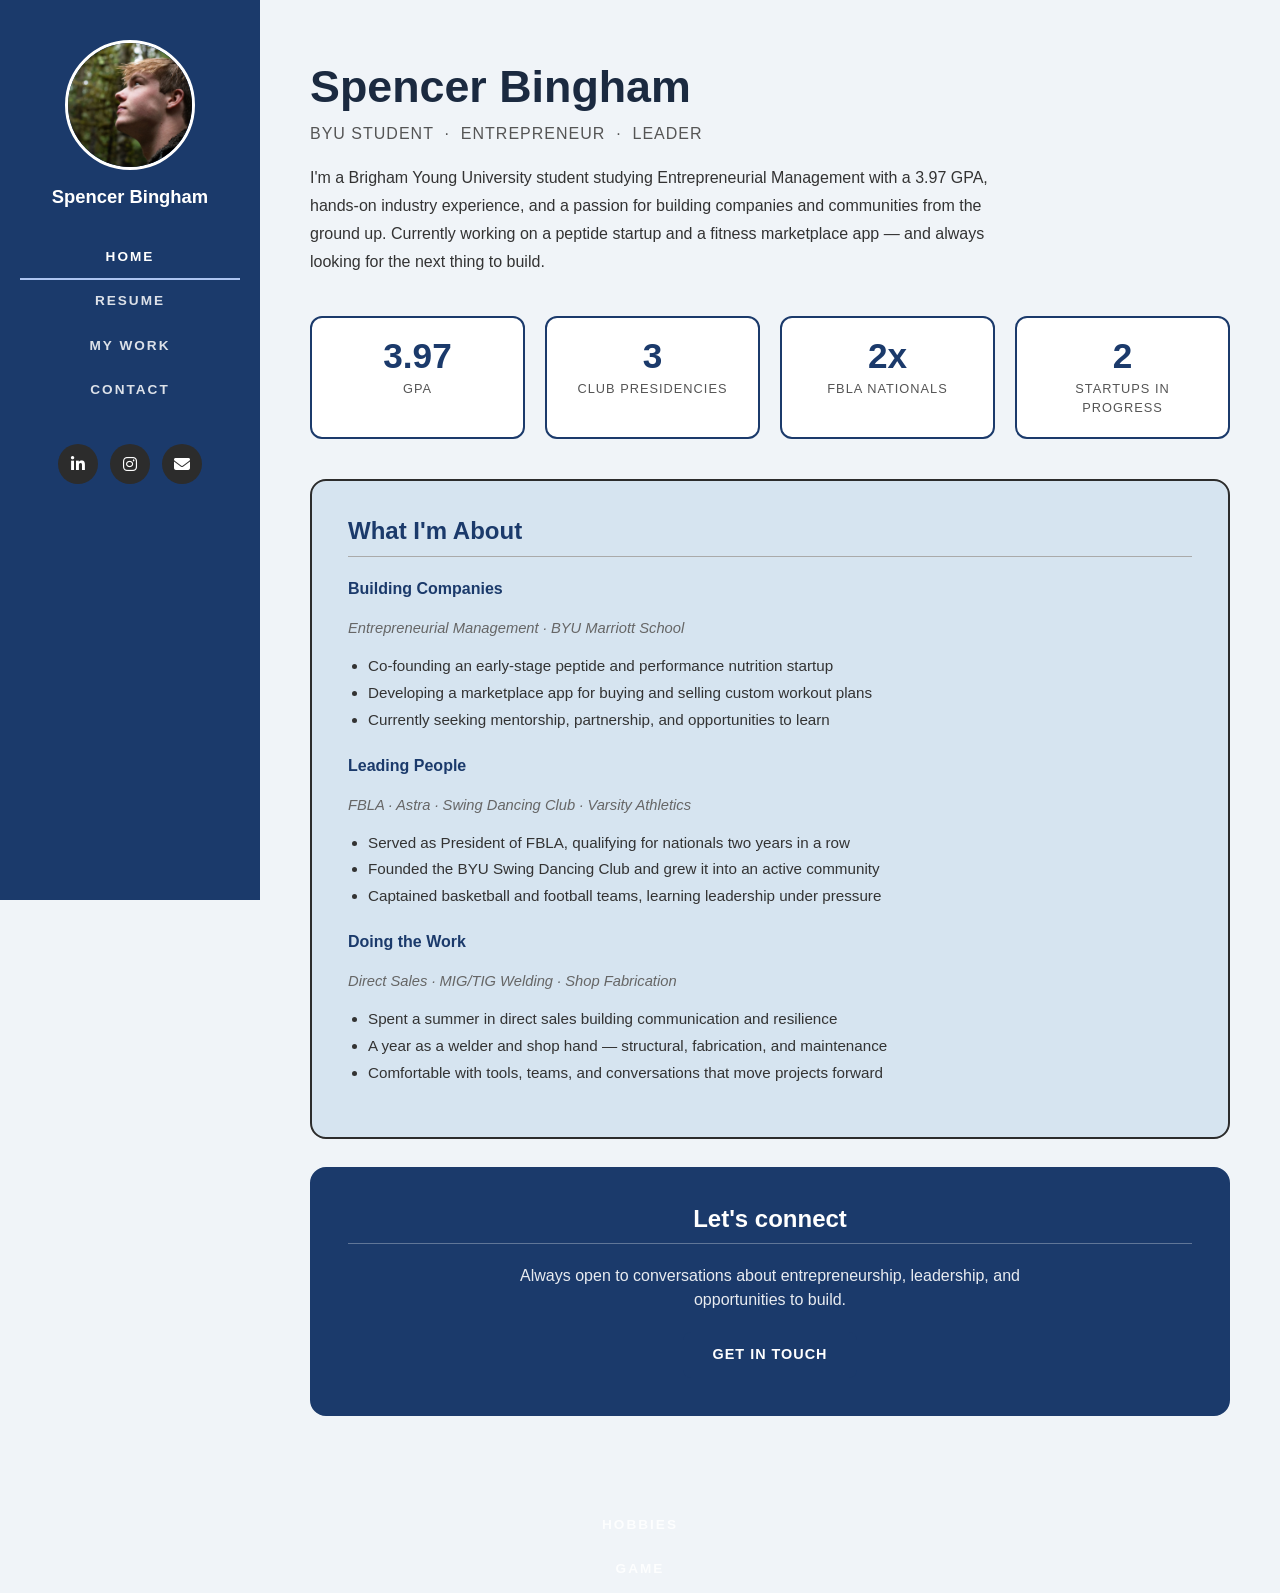
<file: index.html>
<!DOCTYPE html>
<html lang="en">
<head>
  <meta charset="UTF-8">
  <meta name="viewport" content="width=device-width, initial-scale=1.0">
  <title>Spencer Bingham — Home</title>

  <!-- Bootstrap 5 -->
  <link href="https://cdn.jsdelivr.net/npm/bootstrap@5.3.2/dist/css/bootstrap.min.css" rel="stylesheet">
  <!-- Font Awesome -->
  <link href="https://cdnjs.cloudflare.com/ajax/libs/font-awesome/6.4.2/css/all.min.css" rel="stylesheet">
  <!-- Custom Styles -->
  <link href="css/style.css" rel="stylesheet">
</head>
<body>

  <!-- ─── SIDEBAR ─── -->
  <div class="sidebar">
    <img src="images/photo.jpg" alt="Spencer Bingham"
         onerror="this.src='https://ui-avatars.com/api/?name=Spencer+Bingham&size=260&background=ffffff&color=1b3a6b&bold=true&font-size=0.4'">

    <h2>Spencer Bingham</h2>

    <nav class="sidebar-nav">
      <a href="./index.html"    class="sidebar-link active">HOME</a>
      <a href="resume.html"   class="sidebar-link">RESUME</a>
      <a href="projects.html" class="sidebar-link">MY WORK</a>
      <a href="contact.html"  class="sidebar-link">CONTACT</a>
    </nav>

    <div class="social-icons">
      <a href="https://www.linkedin.com/in/spencer-bingham-4770a2337/"
         target="_blank" rel="noopener" title="LinkedIn">
        <i class="fab fa-linkedin-in"></i>
      </a>
      <a href="https://www.instagram.com/spencer_bingham/"
         target="_blank" rel="noopener" title="Instagram">
        <i class="fab fa-instagram"></i>
      </a>
      <a href="mailto:spencerbingham5@gmail.com" title="Email">
        <i class="fas fa-envelope"></i>
      </a>
    </div>
  </div>

  <!-- ─── MAIN CONTENT ─── -->
  <div class="main-content">

    <section class="page-header">
      <h1>Spencer Bingham</h1>
      <p class="tagline">BYU Student &nbsp;·&nbsp; Entrepreneur &nbsp;·&nbsp; Leader</p>
      <p>
        I'm a Brigham Young University student studying Entrepreneurial Management
        with a 3.97 GPA, hands-on industry experience, and a passion for building
        companies and communities from the ground up. Currently working on a peptide
        startup and a fitness marketplace app — and always looking for the next
        thing to build.
      </p>
    </section>

    <!-- Stats -->
    <div class="stats-row">
      <div class="stat-box">
        <div class="stat-number">3.97</div>
        <div class="stat-label">GPA</div>
      </div>
      <div class="stat-box">
        <div class="stat-number">3</div>
        <div class="stat-label">Club Presidencies</div>
      </div>
      <div class="stat-box">
        <div class="stat-number">2x</div>
        <div class="stat-label">FBLA Nationals</div>
      </div>
      <div class="stat-box">
        <div class="stat-number">2</div>
        <div class="stat-label">Startups in Progress</div>
      </div>
    </div>

    <!-- Quick overview cards -->
    <div class="resume-card" style="margin-top: 40px;">
      <h3>What I'm About</h3>

      <div class="entry-block">
        <p><span class="entry-org">Building Companies</span></p>
        <p class="entry-role">Entrepreneurial Management · BYU Marriott School</p>
        <ul class="entry-bullets">
          <li>Co-founding an early-stage peptide and performance nutrition startup</li>
          <li>Developing a marketplace app for buying and selling custom workout plans</li>
          <li>Currently seeking mentorship, partnership, and opportunities to learn</li>
        </ul>
      </div>

      <div class="entry-block">
        <p><span class="entry-org">Leading People</span></p>
        <p class="entry-role">FBLA · Astra · Swing Dancing Club · Varsity Athletics</p>
        <ul class="entry-bullets">
          <li>Served as President of FBLA, qualifying for nationals two years in a row</li>
          <li>Founded the BYU Swing Dancing Club and grew it into an active community</li>
          <li>Captained basketball and football teams, learning leadership under pressure</li>
        </ul>
      </div>

      <div class="entry-block">
        <p><span class="entry-org">Doing the Work</span></p>
        <p class="entry-role">Direct Sales · MIG/TIG Welding · Shop Fabrication</p>
        <ul class="entry-bullets">
          <li>Spent a summer in direct sales building communication and resilience</li>
          <li>A year as a welder and shop hand — structural, fabrication, and maintenance</li>
          <li>Comfortable with tools, teams, and conversations that move projects forward</li>
        </ul>
      </div>
    </div>

    <!-- CTA -->
    <div class="resume-card" style="background: #1b3a6b; color: white; border-color: #1b3a6b; text-align: center;">
      <h3 style="color: white; border-bottom-color: rgba(255,255,255,0.3);">Let's connect</h3>
      <p style="color: rgba(255,255,255,0.9); max-width: 500px; margin: 0 auto 20px;">
        Always open to conversations about entrepreneurship, leadership, and opportunities to build.
      </p>
      <a href="contact.html" class="btn-submit" style="display: inline-block; text-decoration: none;">
        Get in Touch
      </a>
    </div>

  </div>

  <script src="https://cdn.jsdelivr.net/npm/bootstrap@5.3.2/dist/js/bootstrap.bundle.min.js"></script>
</body>
</html>
<a href="scratch.html"  class="sidebar-link">HOBBIES</a>
      <a href="snake.html"    class="sidebar-link">GAME</a>
</file>
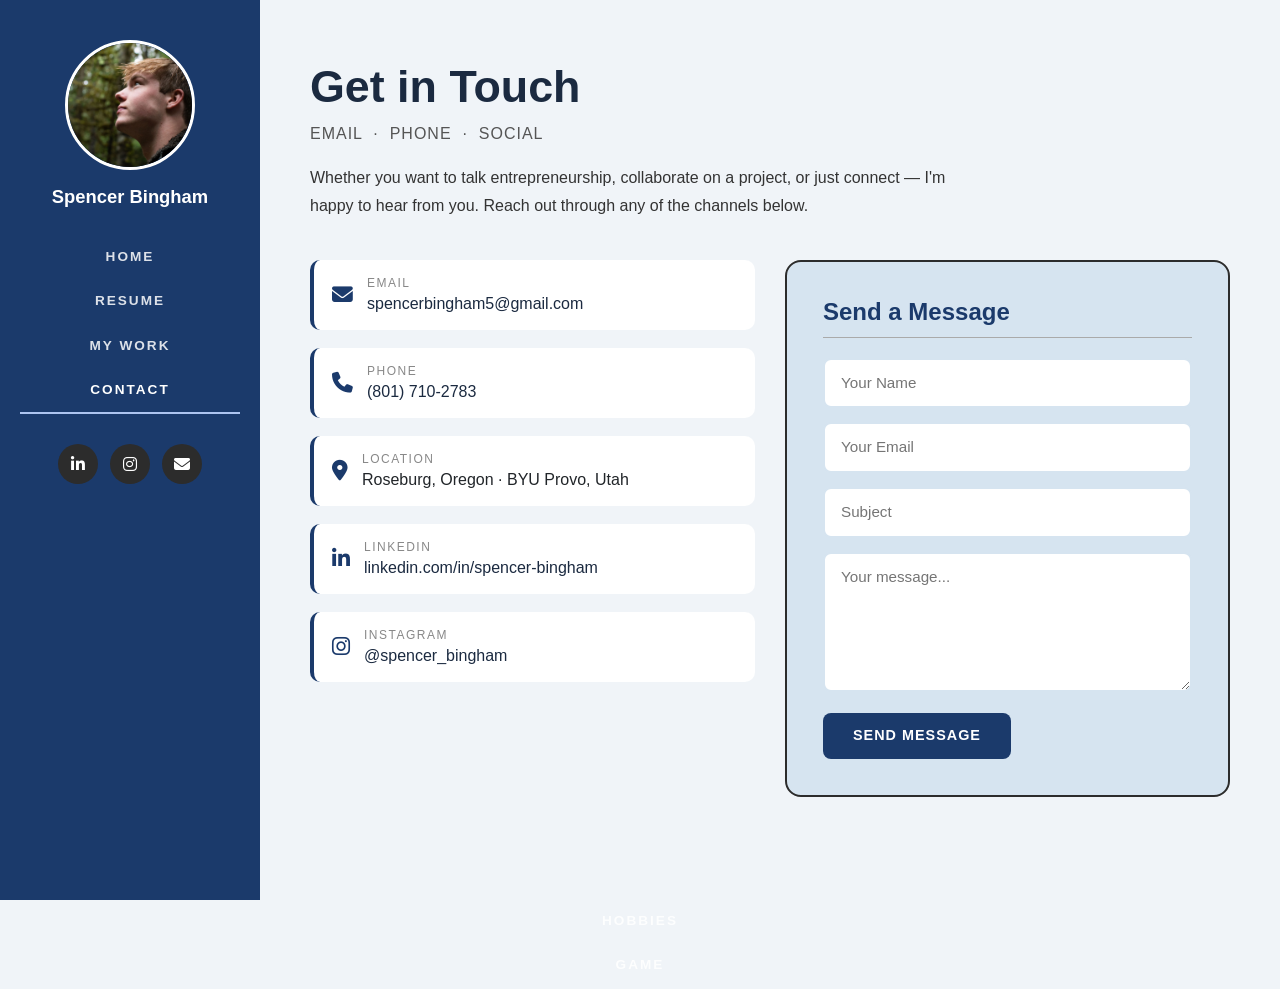
<file: contact.html>
<!DOCTYPE html>
<html lang="en">
<head>
  <meta charset="UTF-8">
  <meta name="viewport" content="width=device-width, initial-scale=1.0">
  <title>Spencer Bingham — Contact</title>

  <link href="https://cdn.jsdelivr.net/npm/bootstrap@5.3.2/dist/css/bootstrap.min.css" rel="stylesheet">
  <link href="https://cdnjs.cloudflare.com/ajax/libs/font-awesome/6.4.2/css/all.min.css" rel="stylesheet">
  <link href="css/style.css" rel="stylesheet">
</head>
<body>

  <!-- ─── SIDEBAR ─── -->
  <div class="sidebar">
    <img src="images/photo.jpg" alt="Spencer Bingham"
         onerror="this.src='https://ui-avatars.com/api/?name=Spencer+Bingham&size=260&background=ffffff&color=1b3a6b&bold=true&font-size=0.4'">

    <h2>Spencer Bingham</h2>

    <nav class="sidebar-nav">
      <a href="./index.html"    class="sidebar-link">HOME</a>
      <a href="resume.html"   class="sidebar-link">RESUME</a>
      <a href="projects.html" class="sidebar-link">MY WORK</a>
      <a href="contact.html"  class="sidebar-link active">CONTACT</a>
    </nav>

    <div class="social-icons">
      <a href="https://www.linkedin.com/in/spencer-bingham-4770a2337/"
         target="_blank" rel="noopener" title="LinkedIn">
        <i class="fab fa-linkedin-in"></i>
      </a>
      <a href="https://www.instagram.com/spencer_bingham/"
         target="_blank" rel="noopener" title="Instagram">
        <i class="fab fa-instagram"></i>
      </a>
      <a href="mailto:spencerbingham5@gmail.com" title="Email">
        <i class="fas fa-envelope"></i>
      </a>
    </div>
  </div>

  <!-- ─── MAIN CONTENT ─── -->
  <div class="main-content">

    <section class="page-header">
      <h1>Get in Touch</h1>
      <p class="tagline">Email &nbsp;·&nbsp; Phone &nbsp;·&nbsp; Social</p>
      <p>
        Whether you want to talk entrepreneurship, collaborate on a project, or just
        connect — I'm happy to hear from you. Reach out through any of the channels below.
      </p>
    </section>

    <div class="contact-grid">

      <!-- Left column: contact info -->
      <div>
        <div class="contact-info-item">
          <i class="fas fa-envelope"></i>
          <div>
            <div style="font-size: 0.75rem; letter-spacing: 1.5px; color: #888; text-transform: uppercase;">Email</div>
            <a href="mailto:spencerbingham5@gmail.com">spencerbingham5@gmail.com</a>
          </div>
        </div>

        <div class="contact-info-item">
          <i class="fas fa-phone"></i>
          <div>
            <div style="font-size: 0.75rem; letter-spacing: 1.5px; color: #888; text-transform: uppercase;">Phone</div>
            <a href="tel:+18017102783">(801) 710-2783</a>
          </div>
        </div>

        <div class="contact-info-item">
          <i class="fas fa-map-marker-alt"></i>
          <div>
            <div style="font-size: 0.75rem; letter-spacing: 1.5px; color: #888; text-transform: uppercase;">Location</div>
            <span>Roseburg, Oregon · BYU Provo, Utah</span>
          </div>
        </div>

        <div class="contact-info-item">
          <i class="fab fa-linkedin-in"></i>
          <div>
            <div style="font-size: 0.75rem; letter-spacing: 1.5px; color: #888; text-transform: uppercase;">LinkedIn</div>
            <a href="https://www.linkedin.com/in/spencer-bingham-4770a2337/" target="_blank" rel="noopener">
              linkedin.com/in/spencer-bingham
            </a>
          </div>
        </div>

        <div class="contact-info-item">
          <i class="fab fa-instagram"></i>
          <div>
            <div style="font-size: 0.75rem; letter-spacing: 1.5px; color: #888; text-transform: uppercase;">Instagram</div>
            <a href="https://www.instagram.com/spencer_bingham/" target="_blank" rel="noopener">
              @spencer_bingham
            </a>
          </div>
        </div>
      </div>

      <!-- Right column: message form -->
      <div class="resume-card" style="margin-bottom: 0;">
        <h3>Send a Message</h3>
        <div class="contact-form">
          <input type="text" placeholder="Your Name" aria-label="Your Name">
          <input type="email" placeholder="Your Email" aria-label="Your Email">
          <input type="text" placeholder="Subject" aria-label="Subject">
          <textarea placeholder="Your message..." aria-label="Your message"></textarea>
          <button type="button" class="btn-submit"
                  onclick="alert('Thanks for reaching out! Please email spencerbingham5@gmail.com directly for now.');">
            Send Message
          </button>
        </div>
      </div>

    </div>

  </div>

  <script src="https://cdn.jsdelivr.net/npm/bootstrap@5.3.2/dist/js/bootstrap.bundle.min.js"></script>
</body>
</html>
<a href="scratch.html"  class="sidebar-link">HOBBIES</a>
      <a href="snake.html"    class="sidebar-link">GAME</a>
</file>
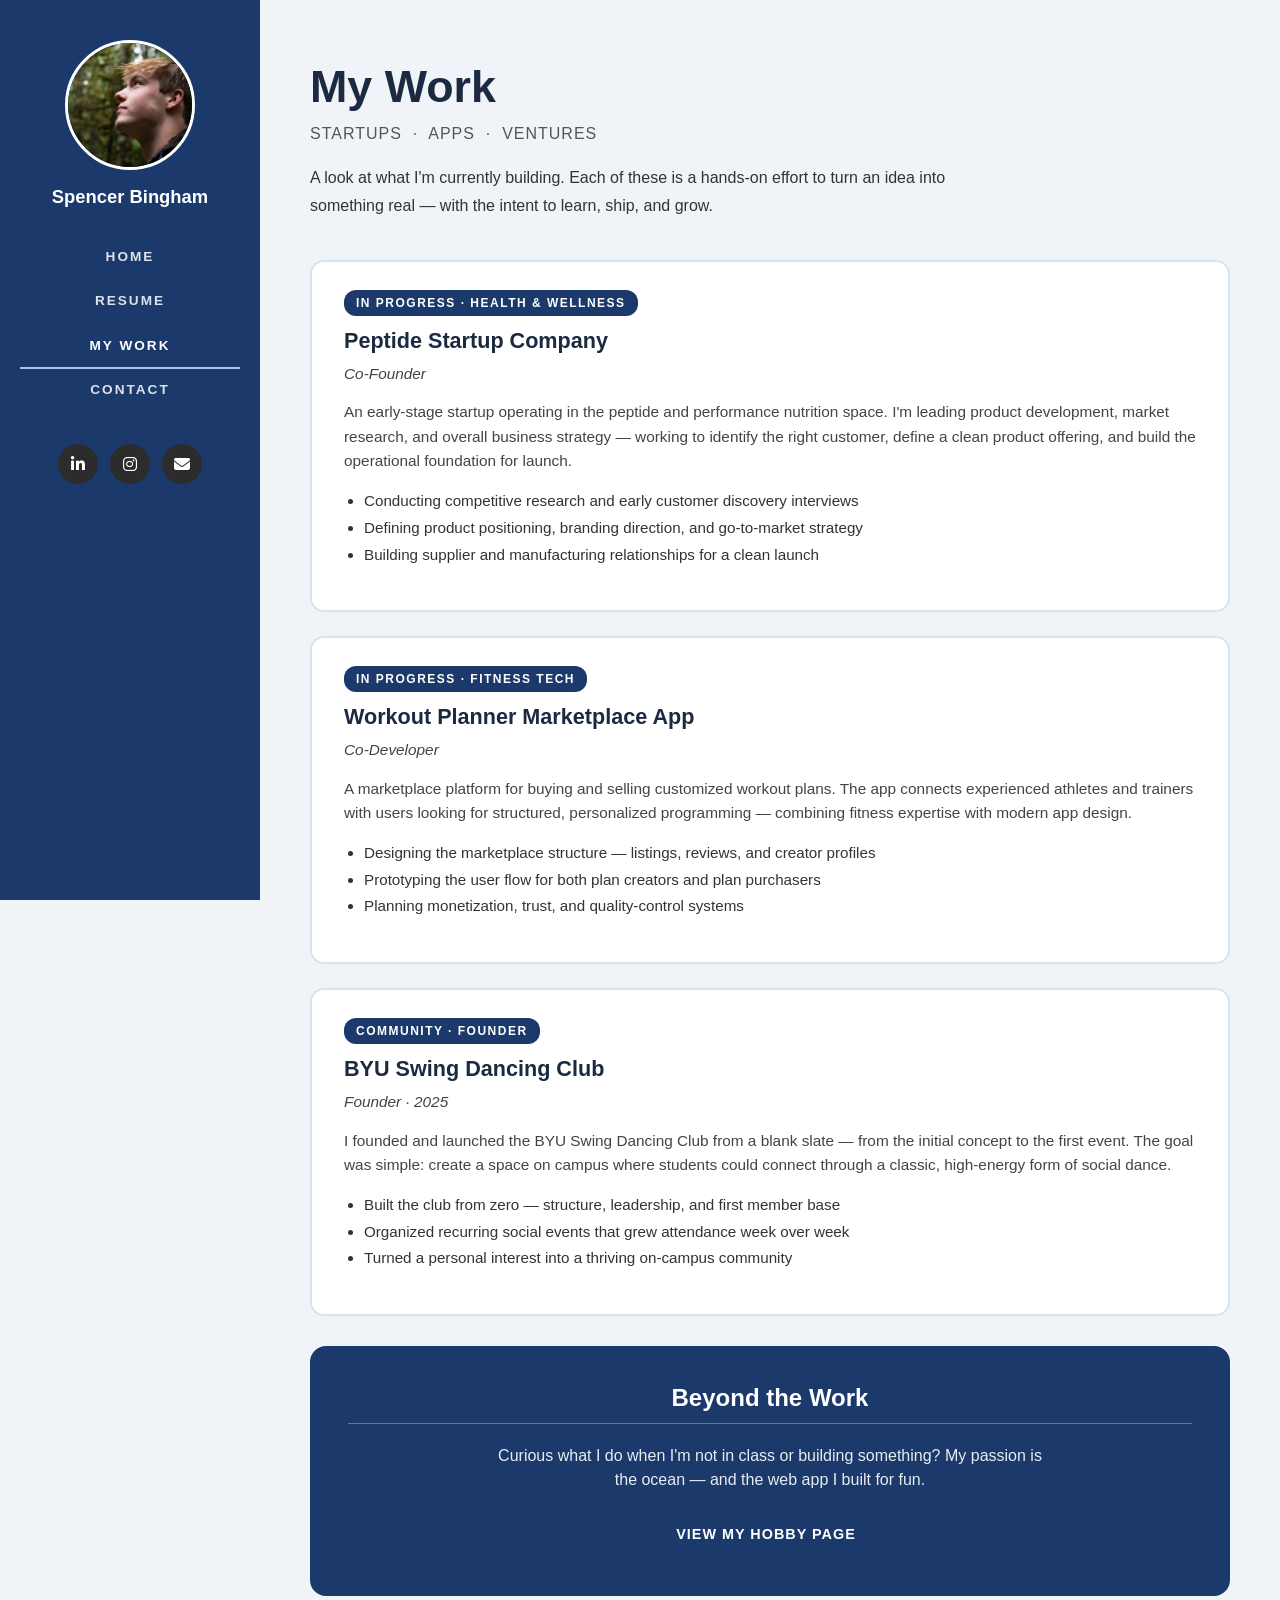
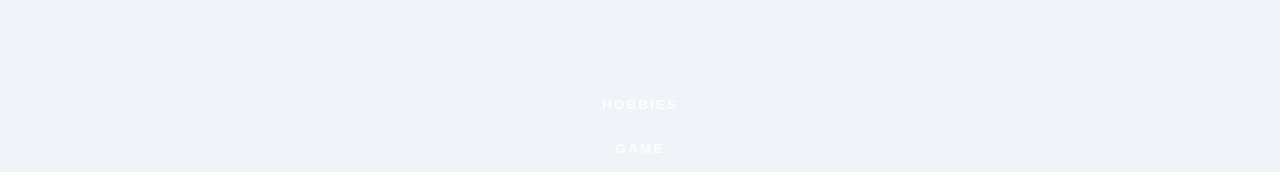
<file: projects.html>
<!DOCTYPE html>
<html lang="en">
<head>
  <meta charset="UTF-8">
  <meta name="viewport" content="width=device-width, initial-scale=1.0">
  <title>Spencer Bingham — My Work</title>

  <link href="https://cdn.jsdelivr.net/npm/bootstrap@5.3.2/dist/css/bootstrap.min.css" rel="stylesheet">
  <link href="https://cdnjs.cloudflare.com/ajax/libs/font-awesome/6.4.2/css/all.min.css" rel="stylesheet">
  <link href="css/style.css" rel="stylesheet">
</head>
<body>

  <!-- ─── SIDEBAR ─── -->
  <div class="sidebar">
    <img src="images/photo.jpg" alt="Spencer Bingham"
         onerror="this.src='https://ui-avatars.com/api/?name=Spencer+Bingham&size=260&background=ffffff&color=1b3a6b&bold=true&font-size=0.4'">

    <h2>Spencer Bingham</h2>

    <nav class="sidebar-nav">
      <a href="./index.html"    class="sidebar-link">HOME</a>
      <a href="resume.html"   class="sidebar-link">RESUME</a>
      <a href="projects.html" class="sidebar-link active">MY WORK</a>
      <a href="contact.html"  class="sidebar-link">CONTACT</a>
    </nav>

    <div class="social-icons">
      <a href="https://www.linkedin.com/in/spencer-bingham-4770a2337/"
         target="_blank" rel="noopener" title="LinkedIn">
        <i class="fab fa-linkedin-in"></i>
      </a>
      <a href="https://www.instagram.com/spencer_bingham/"
         target="_blank" rel="noopener" title="Instagram">
        <i class="fab fa-instagram"></i>
      </a>
      <a href="mailto:spencerbingham5@gmail.com" title="Email">
        <i class="fas fa-envelope"></i>
      </a>
    </div>
  </div>

  <!-- ─── MAIN CONTENT ─── -->
  <div class="main-content">

    <section class="page-header">
      <h1>My Work</h1>
      <p class="tagline">Startups &nbsp;·&nbsp; Apps &nbsp;·&nbsp; Ventures</p>
      <p>
        A look at what I'm currently building. Each of these is a hands-on effort to turn
        an idea into something real — with the intent to learn, ship, and grow.
      </p>
    </section>

    <!-- Project 1 -->
    <div class="project-card">
      <div class="project-body">
        <span class="project-badge">In Progress · Health &amp; Wellness</span>
        <h4>Peptide Startup Company</h4>
        <p class="entry-role" style="margin-bottom: 14px;">Co-Founder</p>
        <p>
          An early-stage startup operating in the peptide and performance nutrition space.
          I'm leading product development, market research, and overall business strategy —
          working to identify the right customer, define a clean product offering, and build
          the operational foundation for launch.
        </p>
        <ul class="entry-bullets" style="margin-top: 14px;">
          <li>Conducting competitive research and early customer discovery interviews</li>
          <li>Defining product positioning, branding direction, and go-to-market strategy</li>
          <li>Building supplier and manufacturing relationships for a clean launch</li>
        </ul>
      </div>
    </div>

    <!-- Project 2 -->
    <div class="project-card">
      <div class="project-body">
        <span class="project-badge">In Progress · Fitness Tech</span>
        <h4>Workout Planner Marketplace App</h4>
        <p class="entry-role" style="margin-bottom: 14px;">Co-Developer</p>
        <p>
          A marketplace platform for buying and selling customized workout plans. The app
          connects experienced athletes and trainers with users looking for structured,
          personalized programming — combining fitness expertise with modern app design.
        </p>
        <ul class="entry-bullets" style="margin-top: 14px;">
          <li>Designing the marketplace structure — listings, reviews, and creator profiles</li>
          <li>Prototyping the user flow for both plan creators and plan purchasers</li>
          <li>Planning monetization, trust, and quality-control systems</li>
        </ul>
      </div>
    </div>

    <!-- Project 3 -->
    <div class="project-card">
      <div class="project-body">
        <span class="project-badge">Community · Founder</span>
        <h4>BYU Swing Dancing Club</h4>
        <p class="entry-role" style="margin-bottom: 14px;">Founder · 2025</p>
        <p>
          I founded and launched the BYU Swing Dancing Club from a blank slate —
          from the initial concept to the first event. The goal was simple: create a
          space on campus where students could connect through a classic, high-energy
          form of social dance.
        </p>
        <ul class="entry-bullets" style="margin-top: 14px;">
          <li>Built the club from zero — structure, leadership, and first member base</li>
          <li>Organized recurring social events that grew attendance week over week</li>
          <li>Turned a personal interest into a thriving on-campus community</li>
        </ul>
      </div>
    </div>

    <!-- Explore more card — links to the scratch side -->
    <div class="resume-card" style="background: #1b3a6b; color: white; border-color: #1b3a6b; text-align: center; margin-top: 30px;">
      <h3 style="color: white; border-bottom-color: rgba(255,255,255,0.3);">Beyond the Work</h3>
      <p style="color: rgba(255,255,255,0.9); max-width: 560px; margin: 0 auto 20px;">
        Curious what I do when I'm not in class or building something? My passion is the ocean —
        and the web app I built for fun.
      </p>
      <a href="scratch.html" class="btn-submit" style="display: inline-block; text-decoration: none; margin-right: 8px;">
        View My Hobby Page
      </a>
    </div>

  </div>

  <script src="https://cdn.jsdelivr.net/npm/bootstrap@5.3.2/dist/js/bootstrap.bundle.min.js"></script>
</body>
</html>
<a href="scratch.html"  class="sidebar-link">HOBBIES</a>
      <a href="snake.html"    class="sidebar-link">GAME</a>
</file>
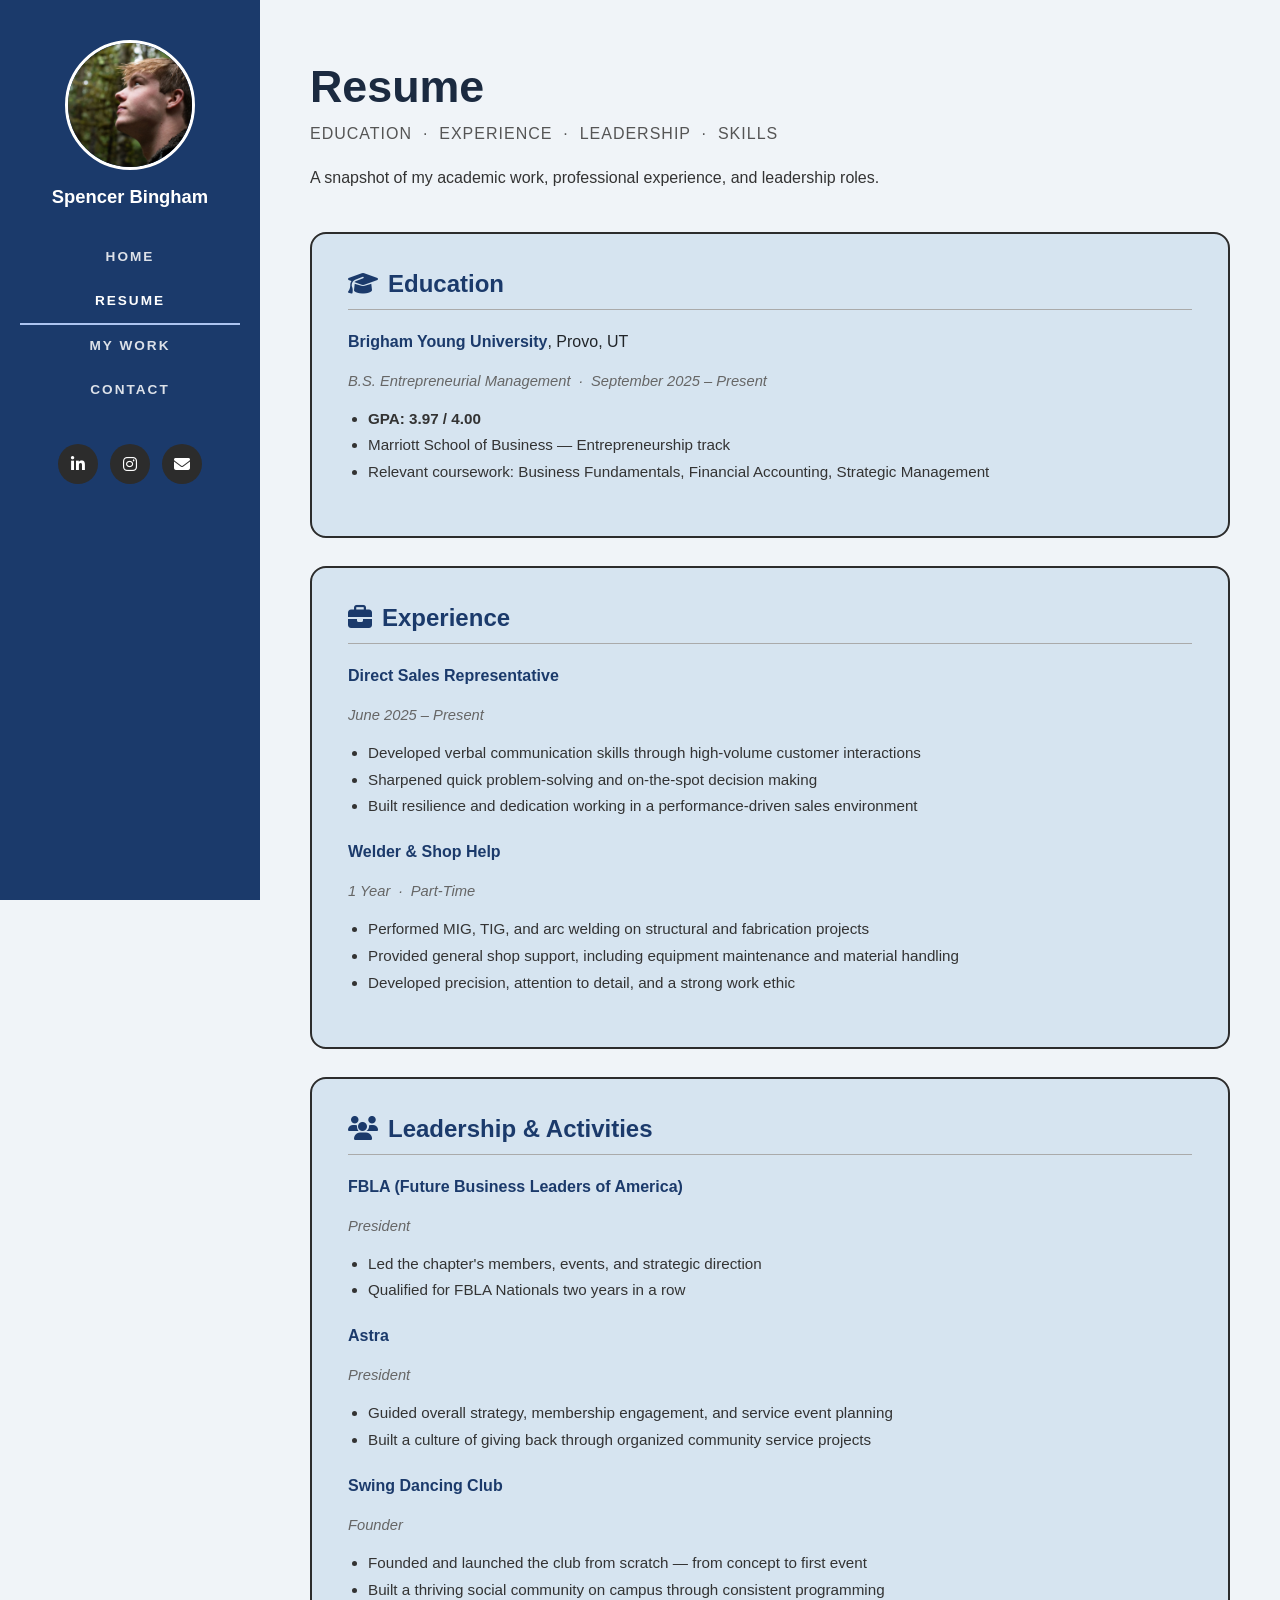
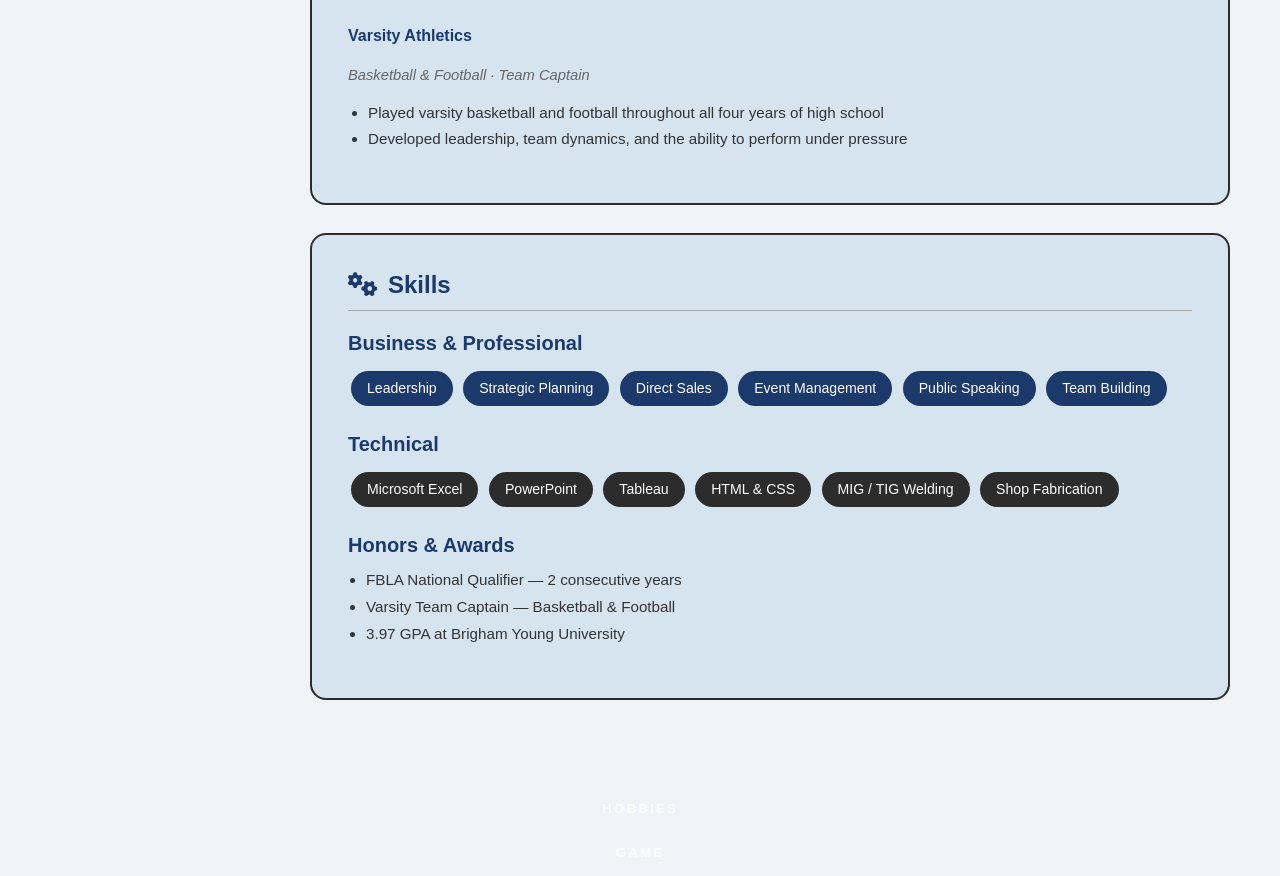
<file: resume.html>
<!DOCTYPE html>
<html lang="en">
<head>
  <meta charset="UTF-8">
  <meta name="viewport" content="width=device-width, initial-scale=1.0">
  <title>Spencer Bingham — Resume</title>

  <link href="https://cdn.jsdelivr.net/npm/bootstrap@5.3.2/dist/css/bootstrap.min.css" rel="stylesheet">
  <link href="https://cdnjs.cloudflare.com/ajax/libs/font-awesome/6.4.2/css/all.min.css" rel="stylesheet">
  <link href="css/style.css" rel="stylesheet">
</head>
<body>

  <!-- ─── SIDEBAR ─── -->
  <div class="sidebar">
    <img src="images/photo.jpg" alt="Spencer Bingham"
         onerror="this.src='https://ui-avatars.com/api/?name=Spencer+Bingham&size=260&background=ffffff&color=1b3a6b&bold=true&font-size=0.4'">

    <h2>Spencer Bingham</h2>

    <nav class="sidebar-nav">
      <a href="./index.html" class="sidebar-link">HOME
      </a>
      <a href="resume.html"   class="sidebar-link active">RESUME</a>
      <a href="projects.html" class="sidebar-link">MY WORK</a>
      <a href="contact.html"  class="sidebar-link">CONTACT</a>
    </nav>

    <div class="social-icons">
      <a href="https://www.linkedin.com/in/spencer-bingham-4770a2337/"
         target="_blank" rel="noopener" title="LinkedIn">
        <i class="fab fa-linkedin-in"></i>
      </a>
      <a href="https://www.instagram.com/spencer_bingham/"
         target="_blank" rel="noopener" title="Instagram">
        <i class="fab fa-instagram"></i>
      </a>
      <a href="mailto:spencerbingham5@gmail.com" title="Email">
        <i class="fas fa-envelope"></i>
      </a>
    </div>
  </div>

  <!-- ─── MAIN CONTENT ─── -->
  <div class="main-content">

    <section class="page-header">
      <h1>Resume</h1>
      <p class="tagline">Education &nbsp;·&nbsp; Experience &nbsp;·&nbsp; Leadership &nbsp;·&nbsp; Skills</p>
      <p>
        A snapshot of my academic work, professional experience, and leadership roles.
      </p>
    </section>

    <!-- Education -->
    <div class="resume-card">
      <h3><i class="fas fa-graduation-cap" style="margin-right: 10px;"></i>Education</h3>

      <div class="entry-block">
        <p><span class="entry-org">Brigham Young University</span>, Provo, UT</p>
        <p class="entry-role">B.S. Entrepreneurial Management &nbsp;·&nbsp; September 2025 – Present</p>
        <ul class="entry-bullets">
          <li><strong>GPA: 3.97 / 4.00</strong></li>
          <li>Marriott School of Business — Entrepreneurship track</li>
          <li>Relevant coursework: Business Fundamentals, Financial Accounting, Strategic Management</li>
        </ul>
      </div>
    </div>

    <!-- Experience -->
    <div class="resume-card">
      <h3><i class="fas fa-briefcase" style="margin-right: 10px;"></i>Experience</h3>

      <div class="entry-block">
        <p><span class="entry-org">Direct Sales Representative</span></p>
        <p class="entry-role">June 2025 – Present</p>
        <ul class="entry-bullets">
          <li>Developed verbal communication skills through high-volume customer interactions</li>
          <li>Sharpened quick problem-solving and on-the-spot decision making</li>
          <li>Built resilience and dedication working in a performance-driven sales environment</li>
        </ul>
      </div>

      <div class="entry-block">
        <p><span class="entry-org">Welder &amp; Shop Help</span></p>
        <p class="entry-role">1 Year &nbsp;·&nbsp; Part-Time</p>
        <ul class="entry-bullets">
          <li>Performed MIG, TIG, and arc welding on structural and fabrication projects</li>
          <li>Provided general shop support, including equipment maintenance and material handling</li>
          <li>Developed precision, attention to detail, and a strong work ethic</li>
        </ul>
      </div>
    </div>

    <!-- Leadership -->
    <div class="resume-card">
      <h3><i class="fas fa-users" style="margin-right: 10px;"></i>Leadership &amp; Activities</h3>

      <div class="entry-block">
        <p><span class="entry-org">FBLA (Future Business Leaders of America)</span></p>
        <p class="entry-role">President</p>
        <ul class="entry-bullets">
          <li>Led the chapter's members, events, and strategic direction</li>
          <li>Qualified for FBLA Nationals two years in a row</li>
        </ul>
      </div>

      <div class="entry-block">
        <p><span class="entry-org">Astra</span></p>
        <p class="entry-role">President</p>
        <ul class="entry-bullets">
          <li>Guided overall strategy, membership engagement, and service event planning</li>
          <li>Built a culture of giving back through organized community service projects</li>
        </ul>
      </div>

      <div class="entry-block">
        <p><span class="entry-org">Swing Dancing Club</span></p>
        <p class="entry-role">Founder</p>
        <ul class="entry-bullets">
          <li>Founded and launched the club from scratch — from concept to first event</li>
          <li>Built a thriving social community on campus through consistent programming</li>
        </ul>
      </div>

      <div class="entry-block">
        <p><span class="entry-org">Varsity Athletics</span></p>
        <p class="entry-role">Basketball &amp; Football · Team Captain</p>
        <ul class="entry-bullets">
          <li>Played varsity basketball and football throughout all four years of high school</li>
          <li>Developed leadership, team dynamics, and the ability to perform under pressure</li>
        </ul>
      </div>
    </div>

    <!-- Skills -->
    <div class="resume-card">
      <h3><i class="fas fa-cogs" style="margin-right: 10px;"></i>Skills</h3>

      <h5 style="color: #1b3a6b; margin-top: 6px; margin-bottom: 12px; font-weight: 700;">Business &amp; Professional</h5>
      <div>
        <span class="skill-tag">Leadership</span>
        <span class="skill-tag">Strategic Planning</span>
        <span class="skill-tag">Direct Sales</span>
        <span class="skill-tag">Event Management</span>
        <span class="skill-tag">Public Speaking</span>
        <span class="skill-tag">Team Building</span>
      </div>

      <h5 style="color: #1b3a6b; margin-top: 22px; margin-bottom: 12px; font-weight: 700;">Technical</h5>
      <div>
        <span class="skill-tag alt">Microsoft Excel</span>
        <span class="skill-tag alt">PowerPoint</span>
        <span class="skill-tag alt">Tableau</span>
        <span class="skill-tag alt">HTML &amp; CSS</span>
        <span class="skill-tag alt">MIG / TIG Welding</span>
        <span class="skill-tag alt">Shop Fabrication</span>
      </div>

      <h5 style="color: #1b3a6b; margin-top: 22px; margin-bottom: 12px; font-weight: 700;">Honors &amp; Awards</h5>
      <ul class="entry-bullets" style="padding-left: 18px;">
        <li>FBLA National Qualifier — 2 consecutive years</li>
        <li>Varsity Team Captain — Basketball &amp; Football</li>
        <li>3.97 GPA at Brigham Young University</li>
      </ul>
    </div>

  </div>

  <script src="https://cdn.jsdelivr.net/npm/bootstrap@5.3.2/dist/js/bootstrap.bundle.min.js"></script>
</body>
</html>
<a href="scratch.html"  class="sidebar-link">HOBBIES</a>
      <a href="snake.html"    class="sidebar-link">GAME</a>
</file>
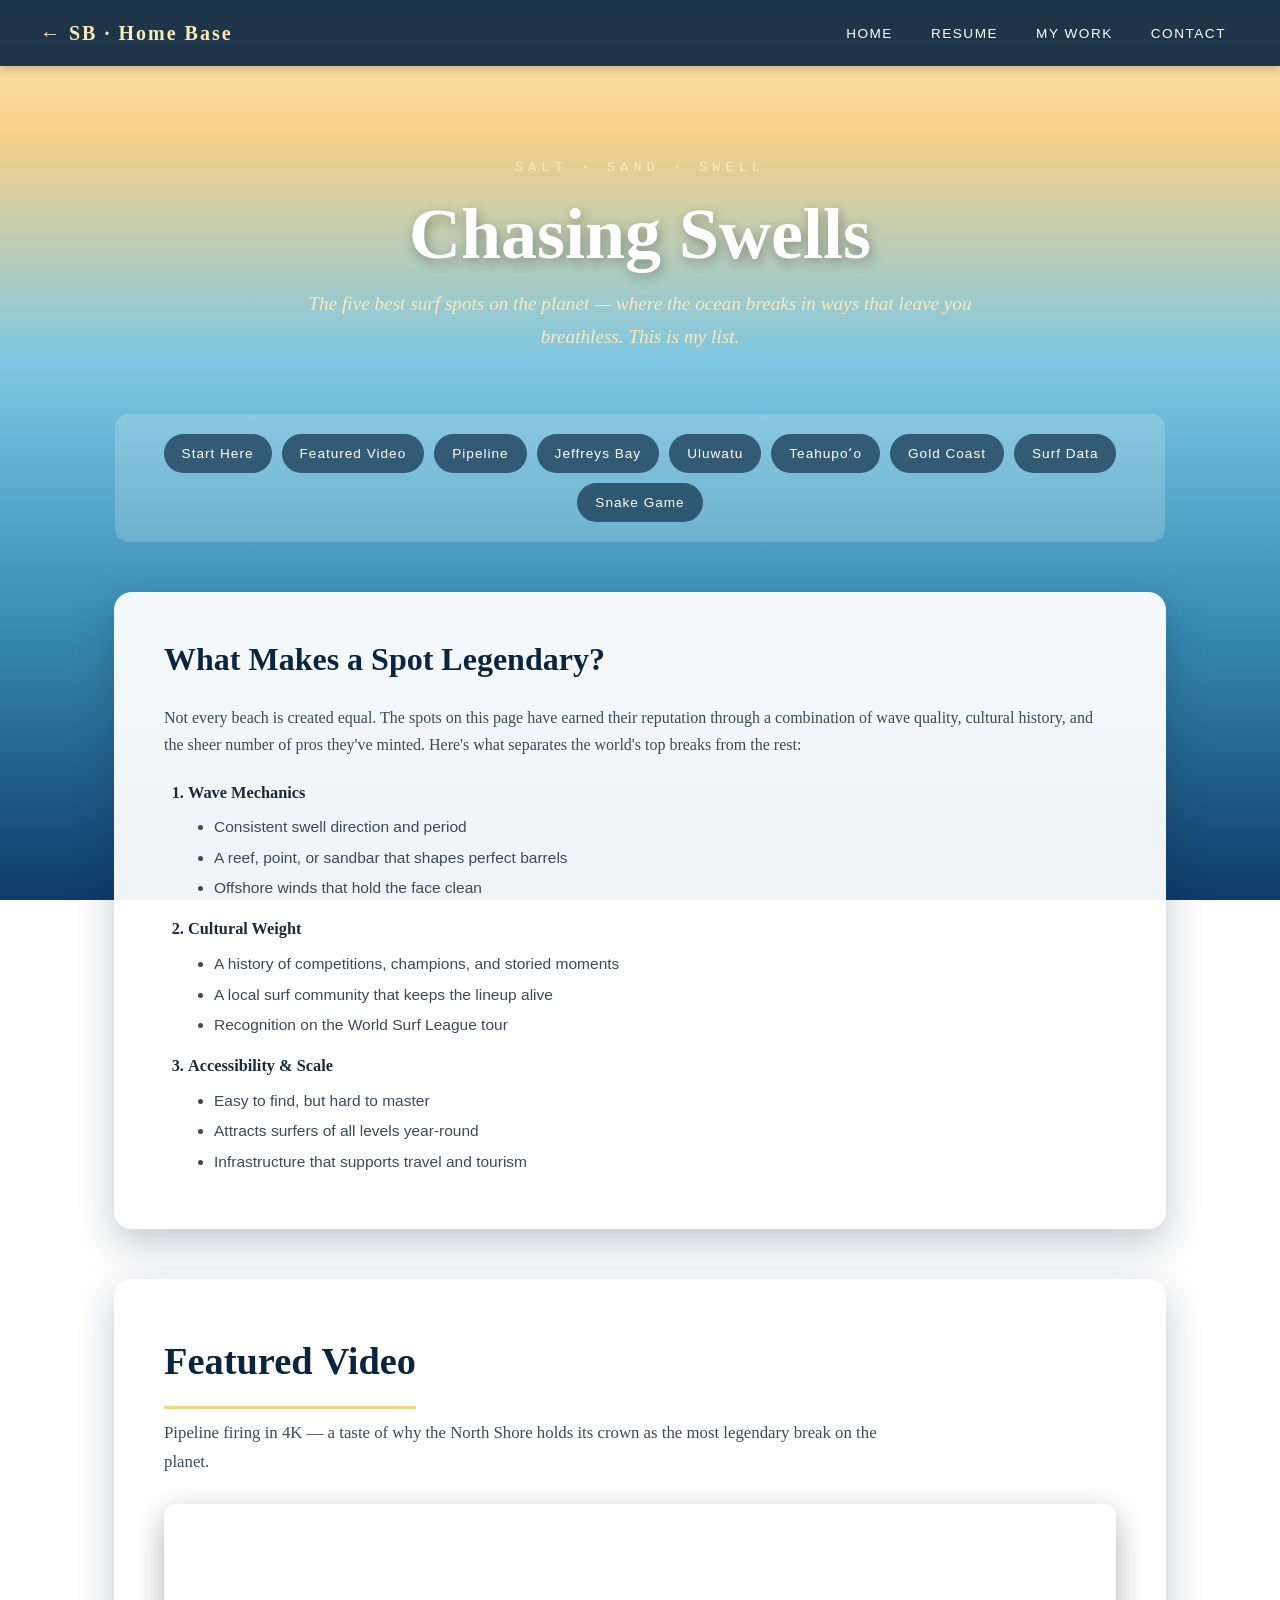
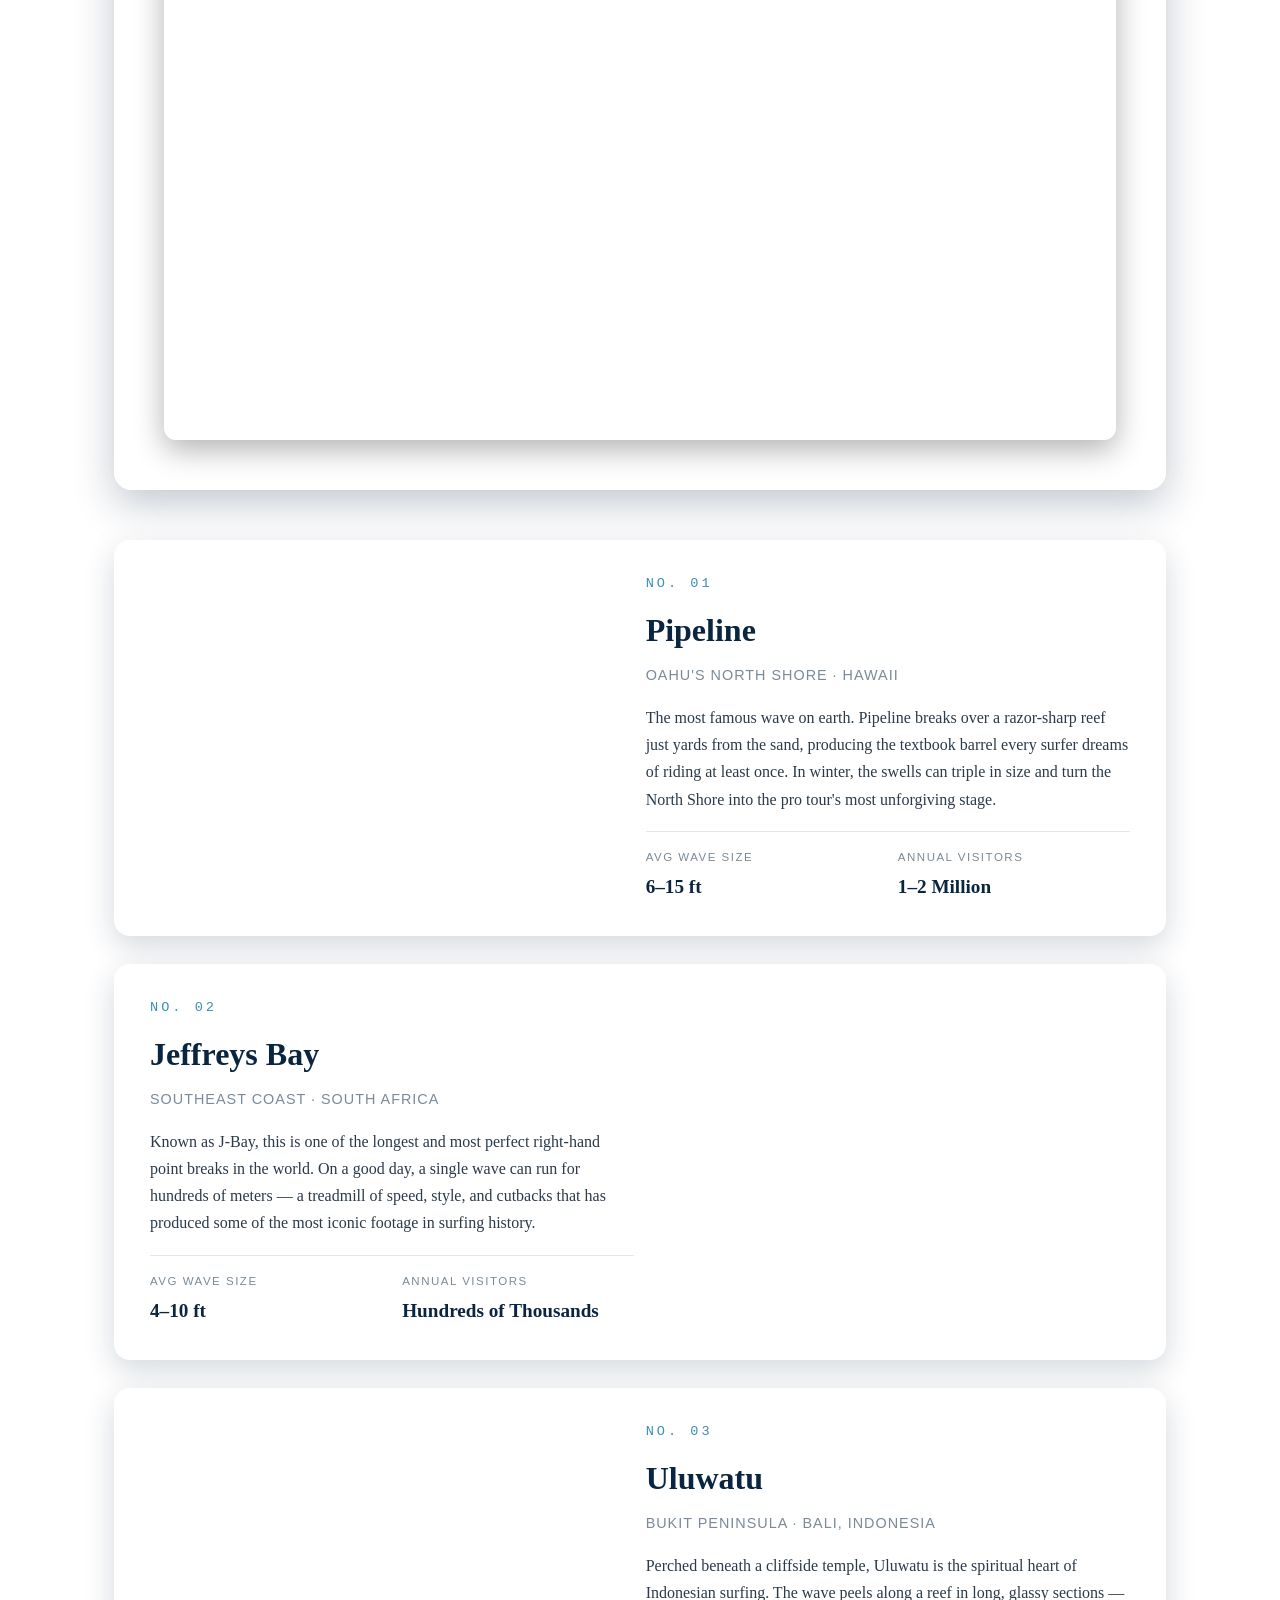
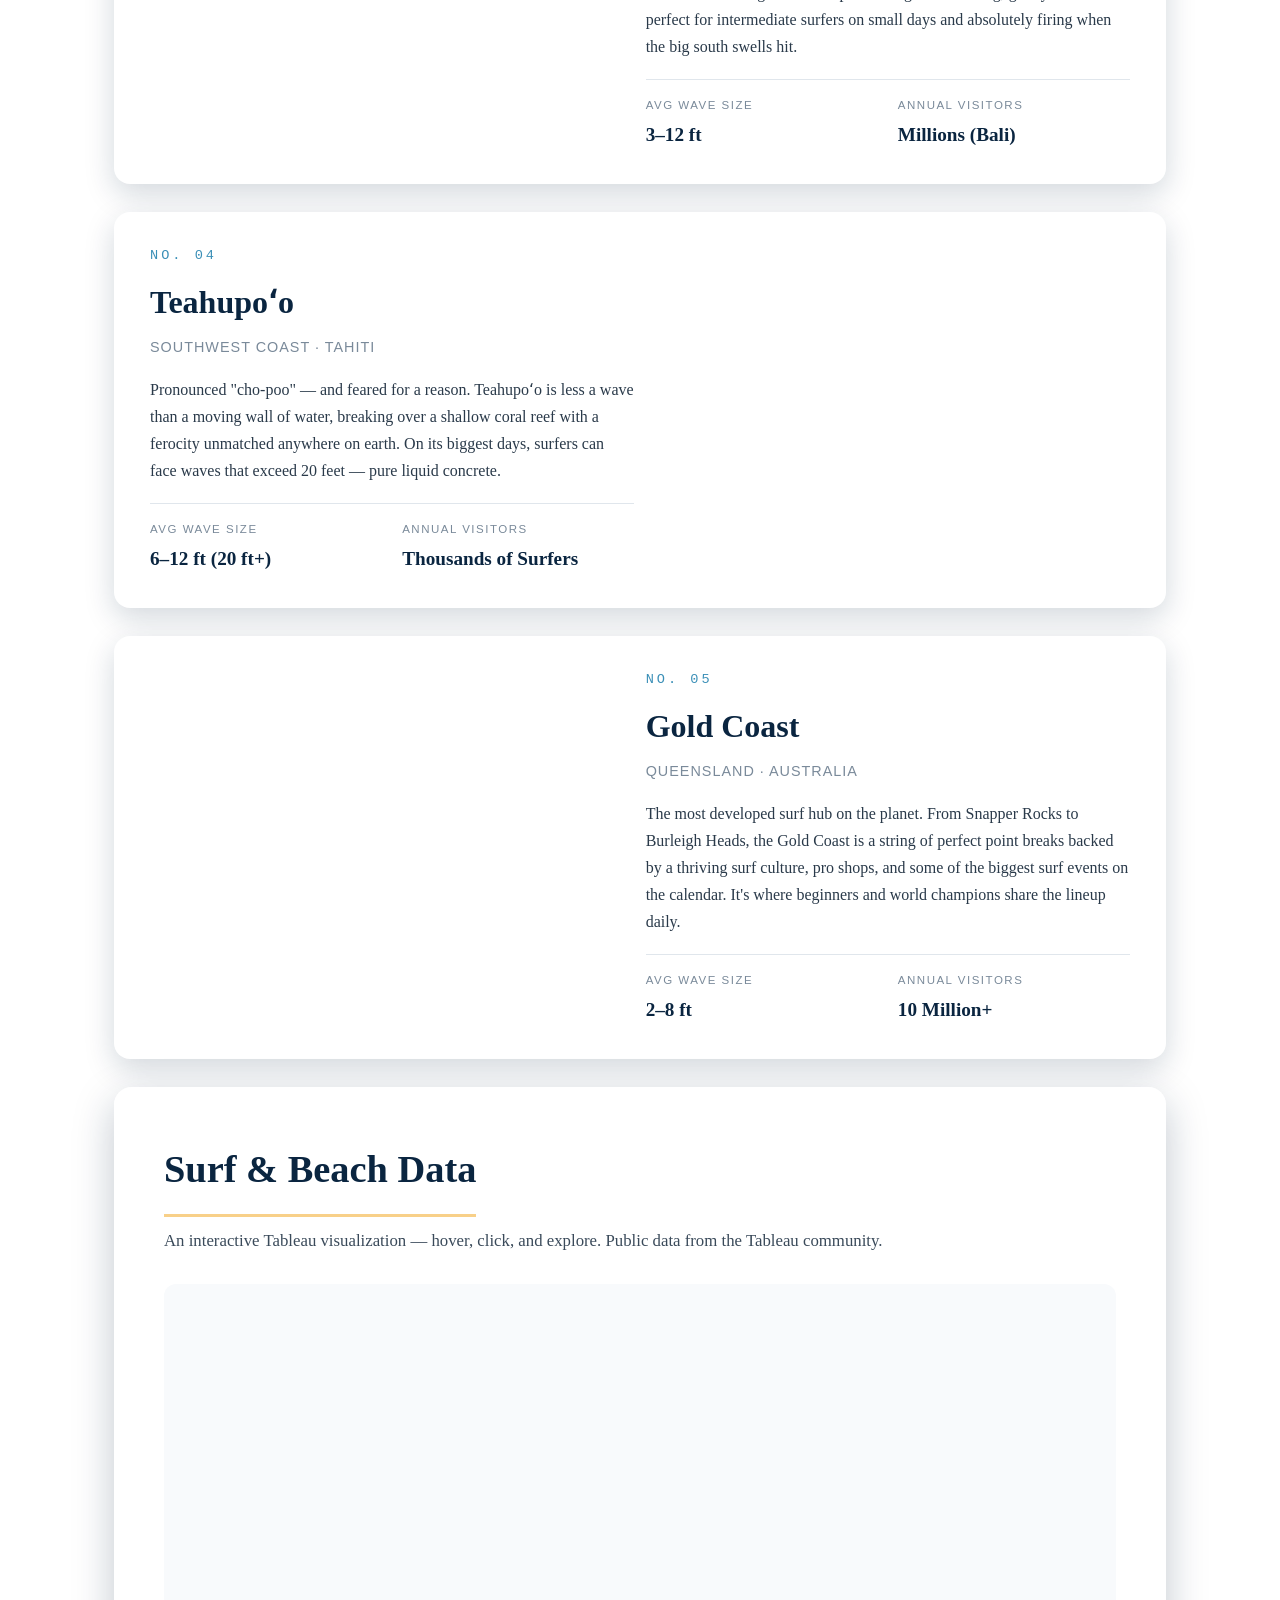
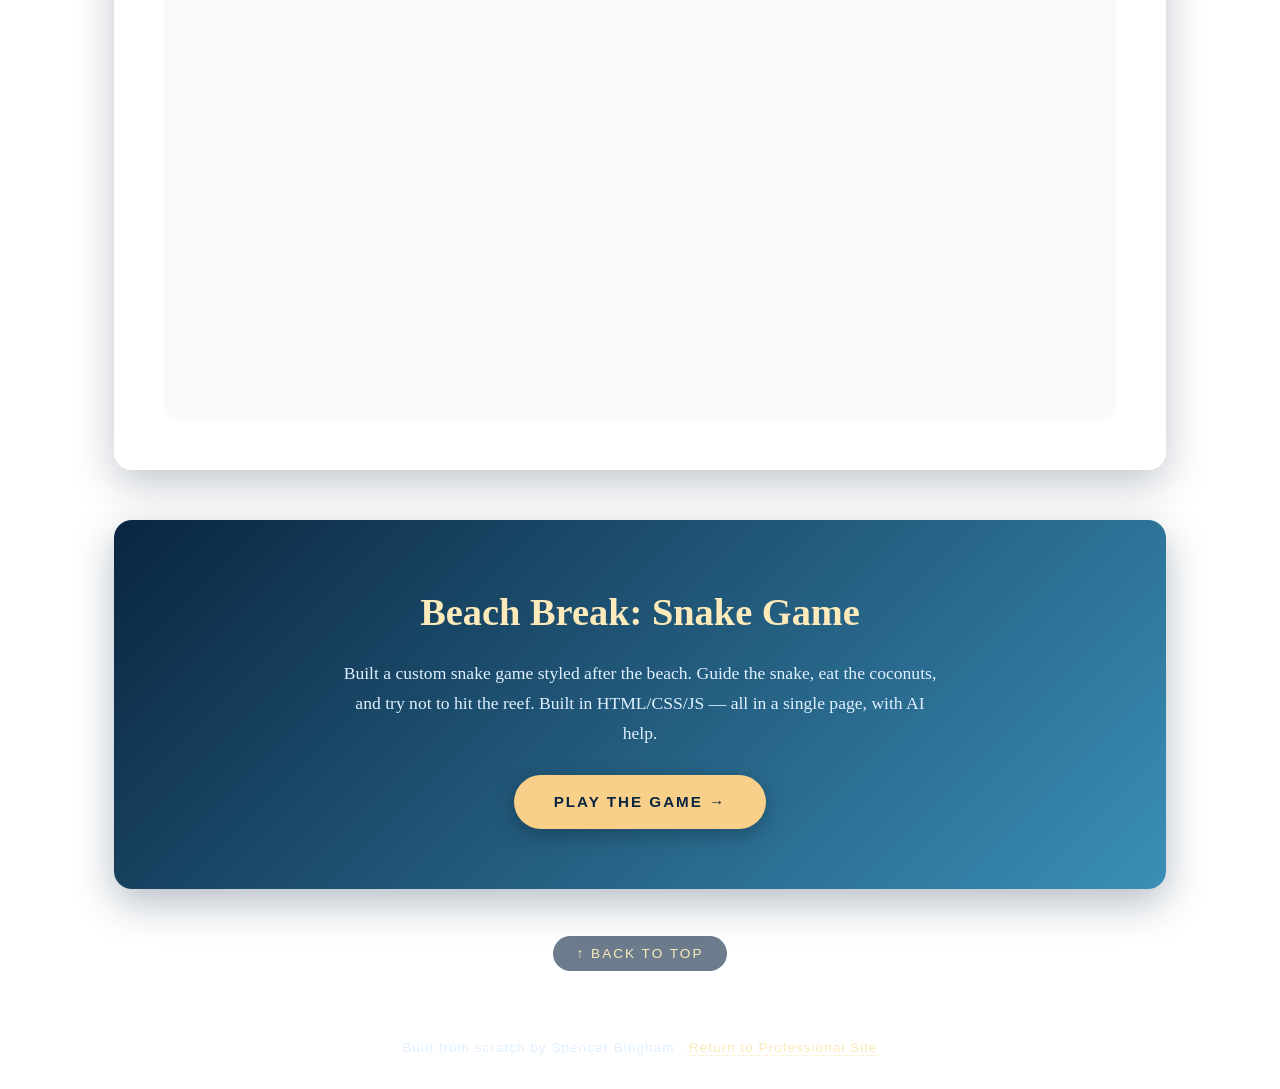
<file: scratch.html>
<!DOCTYPE html>
<html lang="en">
<head>
  <meta charset="UTF-8">
  <meta name="viewport" content="width=device-width, initial-scale=1.0">
  <title>Chasing Swells — Spencer's Surf Page</title>
  <!-- Custom, from-scratch stylesheet (NO Bootstrap on this page) -->
  <link rel="stylesheet" href="css/scratch.css">
</head>
<body id="top">

  <!-- ═══════════════════════════════════════════════════════
       DIV #1: TOP NAVIGATION BAR
       Navigation back to the professional (Bootstrap) pages
       ═══════════════════════════════════════════════════════ -->
  <div class="top-nav">
    <a href="./index.html" class="nav-brand">← SB · Home Base</a>
    <ul class="nav-links">
      <li><a href="./index.html">Home</a></li>
      <li><a href="resume.html">Resume</a></li>
      <li><a href="projects.html">My Work</a></li>
      <li><a href="contact.html">Contact</a></li>
    </ul>
  </div>

  <!-- ═══════════════════════════════════════════════════════
       DIV #2: HERO
       ═══════════════════════════════════════════════════════ -->
  <div class="hero">
    <p class="hero-eyebrow">Salt · Sand · Swell</p>
    <h1 class="hero-title">Chasing Swells</h1>
    <p class="hero-subtitle">
      The five best surf spots on the planet — where the ocean breaks in ways
      that leave you breathless. This is my list.
    </p>
  </div>

  <!-- On-page anchor navigation: jumps to sections further down -->
  <nav class="section-nav">
    <a href="#intro">Start Here</a>
    <a href="#video">Featured Video</a>
    <a href="#pipeline">Pipeline</a>
    <a href="#jbay">Jeffreys Bay</a>
    <a href="#uluwatu">Uluwatu</a>
    <a href="#teahupoo">Teahupoʻo</a>
    <a href="#goldcoast">Gold Coast</a>
    <a href="#tableau">Surf Data</a>
    <a href="#game">Snake Game</a>
  </nav>

  <!-- ═══════════════════════════════════════════════════════
       DIV #3: MAIN CONTAINER
       ═══════════════════════════════════════════════════════ -->
  <div class="container">

    <!-- INTRO — nested ordered + unordered list -->
    <section id="intro" class="intro-lists">
      <h2>What Makes a Spot Legendary?</h2>
      <p style="color: #3a4a5a; margin-bottom: 20px;">
        Not every beach is created equal. The spots on this page have earned their
        reputation through a combination of wave quality, cultural history, and the
        sheer number of pros they've minted. Here's what separates the world's top
        breaks from the rest:
      </p>

      <!-- REQUIREMENT: Unordered list embedded in an ordered list -->
      <ol>
        <li>Wave Mechanics
          <ul>
            <li>Consistent swell direction and period</li>
            <li>A reef, point, or sandbar that shapes perfect barrels</li>
            <li>Offshore winds that hold the face clean</li>
          </ul>
        </li>
        <li>Cultural Weight
          <ul>
            <li>A history of competitions, champions, and storied moments</li>
            <li>A local surf community that keeps the lineup alive</li>
            <li>Recognition on the World Surf League tour</li>
          </ul>
        </li>
        <li>Accessibility &amp; Scale
          <ul>
            <li>Easy to find, but hard to master</li>
            <li>Attracts surfers of all levels year-round</li>
            <li>Infrastructure that supports travel and tourism</li>
          </ul>
        </li>
      </ol>
    </section>

    <!-- FEATURED YOUTUBE VIDEO -->
    <section id="video" class="section">
      <h2 class="section-title">Featured Video</h2>
      <p class="section-lead">
        Pipeline firing in 4K — a taste of why the North Shore holds its crown as the
        most legendary break on the planet.
      </p>
      <div class="video-wrapper">
        <iframe
          src="https://www.youtube.com/embed/3JLlbub1akY"
          title="Pipeline Surfing — North Shore, Oahu"
          allow="accelerometer; autoplay; clipboard-write; encrypted-media; gyroscope; picture-in-picture"
          allowfullscreen>
        </iframe>
      </div>
    </section>

    <!-- #1 Pipeline -->
    <div id="pipeline" class="beach">
      <div class="beach-image"
           style="background-image: url('https://images.unsplash.com/photo-1502680390469-be75c86b636f?auto=format&fit=crop&w=900&q=80');">
      </div>
      <div class="beach-content">
        <p class="beach-number">NO. 01</p>
        <h3 class="beach-name">Pipeline</h3>
        <p class="beach-location">Oahu's North Shore · Hawaii</p>
        <p class="beach-desc">
          The most famous wave on earth. Pipeline breaks over a razor-sharp reef just
          yards from the sand, producing the textbook barrel every surfer dreams of
          riding at least once. In winter, the swells can triple in size and turn the
          North Shore into the pro tour's most unforgiving stage.
        </p>
        <div class="beach-stats">
          <div class="stat">
            <div class="stat-label">Avg Wave Size</div>
            <div class="stat-value">6–15 ft</div>
          </div>
          <div class="stat">
            <div class="stat-label">Annual Visitors</div>
            <div class="stat-value">1–2 Million</div>
          </div>
        </div>
      </div>
    </div>

    <!-- #2 Jeffreys Bay -->
    <div id="jbay" class="beach">
      <div class="beach-image"
           style="background-image: url('https://images.unsplash.com/photo-1530870110042-98b2cb110834?auto=format&fit=crop&w=900&q=80');">
      </div>
      <div class="beach-content">
        <p class="beach-number">NO. 02</p>
        <h3 class="beach-name">Jeffreys Bay</h3>
        <p class="beach-location">Southeast Coast · South Africa</p>
        <p class="beach-desc">
          Known as J-Bay, this is one of the longest and most perfect right-hand point
          breaks in the world. On a good day, a single wave can run for hundreds of
          meters — a treadmill of speed, style, and cutbacks that has produced some of
          the most iconic footage in surfing history.
        </p>
        <div class="beach-stats">
          <div class="stat">
            <div class="stat-label">Avg Wave Size</div>
            <div class="stat-value">4–10 ft</div>
          </div>
          <div class="stat">
            <div class="stat-label">Annual Visitors</div>
            <div class="stat-value">Hundreds of Thousands</div>
          </div>
        </div>
      </div>
    </div>

    <!-- #3 Uluwatu -->
    <div id="uluwatu" class="beach">
      <div class="beach-image"
           style="background-image: url('https://images.unsplash.com/photo-1544551763-46a013bb70d5?auto=format&fit=crop&w=900&q=80');">
      </div>
      <div class="beach-content">
        <p class="beach-number">NO. 03</p>
        <h3 class="beach-name">Uluwatu</h3>
        <p class="beach-location">Bukit Peninsula · Bali, Indonesia</p>
        <p class="beach-desc">
          Perched beneath a cliffside temple, Uluwatu is the spiritual heart of
          Indonesian surfing. The wave peels along a reef in long, glassy sections —
          perfect for intermediate surfers on small days and absolutely firing when
          the big south swells hit.
        </p>
        <div class="beach-stats">
          <div class="stat">
            <div class="stat-label">Avg Wave Size</div>
            <div class="stat-value">3–12 ft</div>
          </div>
          <div class="stat">
            <div class="stat-label">Annual Visitors</div>
            <div class="stat-value">Millions (Bali)</div>
          </div>
        </div>
      </div>
    </div>

    <!-- #4 Teahupoʻo -->
    <div id="teahupoo" class="beach">
      <div class="beach-image"
           style="background-image: url('https://images.unsplash.com/photo-1455729552865-3658a5d39692?auto=format&fit=crop&w=900&q=80');">
      </div>
      <div class="beach-content">
        <p class="beach-number">NO. 04</p>
        <h3 class="beach-name">Teahupoʻo</h3>
        <p class="beach-location">Southwest Coast · Tahiti</p>
        <p class="beach-desc">
          Pronounced "cho-poo" — and feared for a reason. Teahupoʻo is less a wave
          than a moving wall of water, breaking over a shallow coral reef with a
          ferocity unmatched anywhere on earth. On its biggest days, surfers can face
          waves that exceed 20 feet — pure liquid concrete.
        </p>
        <div class="beach-stats">
          <div class="stat">
            <div class="stat-label">Avg Wave Size</div>
            <div class="stat-value">6–12 ft (20 ft+)</div>
          </div>
          <div class="stat">
            <div class="stat-label">Annual Visitors</div>
            <div class="stat-value">Thousands of Surfers</div>
          </div>
        </div>
      </div>
    </div>

    <!-- #5 Gold Coast -->
    <div id="goldcoast" class="beach">
      <div class="beach-image"
           style="background-image: url('https://images.unsplash.com/photo-1507525428034-b723cf961d3e?auto=format&fit=crop&w=900&q=80');">
      </div>
      <div class="beach-content">
        <p class="beach-number">NO. 05</p>
        <h3 class="beach-name">Gold Coast</h3>
        <p class="beach-location">Queensland · Australia</p>
        <p class="beach-desc">
          The most developed surf hub on the planet. From Snapper Rocks to Burleigh
          Heads, the Gold Coast is a string of perfect point breaks backed by a thriving
          surf culture, pro shops, and some of the biggest surf events on the calendar.
          It's where beginners and world champions share the lineup daily.
        </p>
        <div class="beach-stats">
          <div class="stat">
            <div class="stat-label">Avg Wave Size</div>
            <div class="stat-value">2–8 ft</div>
          </div>
          <div class="stat">
            <div class="stat-label">Annual Visitors</div>
            <div class="stat-value">10 Million+</div>
          </div>
        </div>
      </div>
    </div>

    <!-- TABLEAU VIZ -->
    <section id="tableau" class="section">
      <h2 class="section-title">Surf &amp; Beach Data</h2>
      <p class="section-lead">
        An interactive Tableau visualization — hover, click, and explore. Public data
        from the Tableau community.
      </p>
      <div class="tableau-wrapper">
        <div class='tableauPlaceholder' id='viz_surf' style='position: relative; width: 100%;'>
          <noscript>
            <a href='#'>
              <img alt='Tableau Dashboard' src='https://public.tableau.com/static/images/Su/Superstore/Overview/1_rss.png' style='border: none; max-width: 100%;' />
            </a>
          </noscript>
          <object class='tableauViz' style='display:block; width:100%; height:700px;'>
            <param name='host_url' value='https%3A%2F%2Fpublic.tableau.com%2F' />
            <param name='embed_code_version' value='3' />
            <param name='site_root' value='' />
            <param name='name' value='Superstore_embedded_800x800&#47;Overview' />
            <param name='tabs' value='no' />
            <param name='toolbar' value='yes' />
            <param name='static_image' value='https://public.tableau.com/static/images/Su/Superstore/Overview/1.png' />
            <param name='animate_transition' value='yes' />
            <param name='display_static_image' value='yes' />
            <param name='display_spinner' value='yes' />
            <param name='display_overlay' value='yes' />
            <param name='display_count' value='yes' />
            <param name='language' value='en-US' />
          </object>
        </div>
      </div>
      <script type='text/javascript'>
        var divElement = document.getElementById('viz_surf');
        var vizElement = divElement.getElementsByTagName('object')[0];
        vizElement.style.width = '100%';
        vizElement.style.height = '700px';
        var scriptElement = document.createElement('script');
        scriptElement.src = 'https://public.tableau.com/javascripts/api/viz_v1.js';
        vizElement.parentNode.insertBefore(scriptElement, vizElement);
      </script>
    </section>

    <!-- WEBAPP LINK -->
    <div id="game" class="webapp-cta">
      <h2>Beach Break: Snake Game</h2>
      <p>
        Built a custom snake game styled after the beach. Guide the snake, eat the
        coconuts, and try not to hit the reef. Built in HTML/CSS/JS — all in a single
        page, with AI help.
      </p>
      <a href="snake.html" class="play-btn">Play the Game →</a>
    </div>

    <!-- Back to top anchor -->
    <div style="text-align: center; padding-bottom: 30px;">
      <a href="#top" style="color: #fceabb; text-decoration: none; font-family: 'Trebuchet MS', sans-serif; font-size: 0.85rem; letter-spacing: 2px; text-transform: uppercase; background: rgba(10,37,64,0.6); padding: 10px 24px; border-radius: 20px;">
        ↑ Back to Top
      </a>
    </div>

  </div>

  <!-- FOOTER -->
  <footer class="footer">
    <p>
      Built from scratch by Spencer Bingham ·
      <a href="./index.html">Return to Professional Site</a>
    </p>
  </footer>

</body>
</html>
</file>
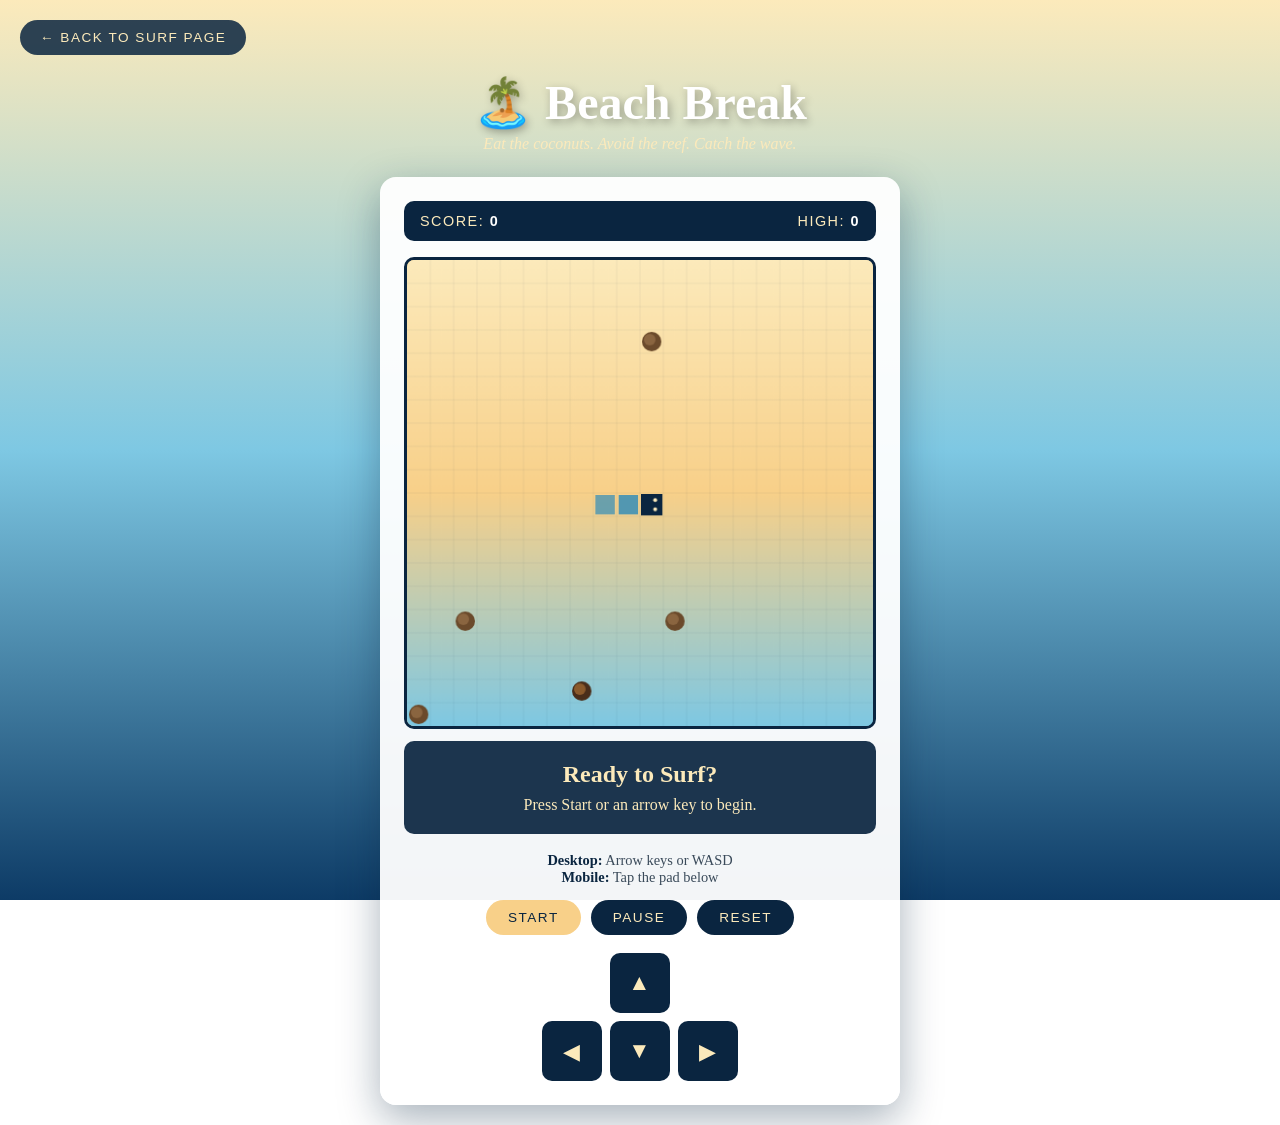
<file: snake.html>
<!DOCTYPE html>
<html lang="en">
<head>
  <meta charset="UTF-8">
  <meta name="viewport" content="width=device-width, initial-scale=1.0">
  <title>Beach Break — Snake Game</title>
  <style>
    * { margin: 0; padding: 0; box-sizing: border-box; }

    body {
      font-family: 'Georgia', serif;
      background: linear-gradient(180deg, #fceabb 0%, #7ec8e3 50%, #0d3b66 100%);
      background-attachment: fixed;
      min-height: 100vh;
      color: #0a2540;
      display: flex;
      flex-direction: column;
      align-items: center;
      padding: 20px;
    }

    .back-link {
      align-self: flex-start;
      background: rgba(10, 37, 64, 0.85);
      color: #fceabb;
      text-decoration: none;
      padding: 10px 20px;
      border-radius: 20px;
      font-family: 'Trebuchet MS', sans-serif;
      font-size: 0.85rem;
      letter-spacing: 1.5px;
      text-transform: uppercase;
      margin-bottom: 20px;
      transition: background 0.2s;
    }

    .back-link:hover { background: #0a2540; }

    h1 {
      font-family: 'Palatino', serif;
      font-size: 3rem;
      color: #ffffff;
      text-shadow: 2px 3px 8px rgba(0,0,0,0.3);
      margin-bottom: 4px;
      text-align: center;
    }

    .subtitle {
      font-style: italic;
      color: #fceabb;
      margin-bottom: 24px;
      text-align: center;
    }

    .game-panel {
      background: rgba(255,255,255,0.95);
      border-radius: 16px;
      padding: 24px;
      box-shadow: 0 14px 40px rgba(10,37,64,0.35);
      max-width: 520px;
      width: 100%;
    }

    .scoreboard {
      display: flex;
      justify-content: space-between;
      margin-bottom: 16px;
      padding: 12px 16px;
      background: #0a2540;
      color: #fceabb;
      border-radius: 10px;
      font-family: 'Trebuchet MS', sans-serif;
      letter-spacing: 1.5px;
      font-size: 0.9rem;
      text-transform: uppercase;
    }

    .scoreboard span { color: #ffffff; font-weight: 700; }

    canvas {
      display: block;
      margin: 0 auto;
      background: linear-gradient(135deg, #f8d089 0%, #fceabb 50%, #7ec8e3 100%);
      border: 3px solid #0a2540;
      border-radius: 10px;
      max-width: 100%;
      height: auto;
    }

    .controls {
      margin-top: 18px;
      text-align: center;
      color: #3a4a5a;
      font-size: 0.9rem;
    }

    .controls strong { color: #0a2540; }

    .btn-row {
      display: flex;
      gap: 10px;
      justify-content: center;
      margin-top: 14px;
      flex-wrap: wrap;
    }

    button {
      background: #0a2540;
      color: #fceabb;
      border: none;
      padding: 10px 22px;
      border-radius: 20px;
      font-family: 'Trebuchet MS', sans-serif;
      font-size: 0.85rem;
      letter-spacing: 1.5px;
      text-transform: uppercase;
      cursor: pointer;
      transition: background 0.2s, transform 0.2s;
    }

    button:hover { background: #3a8fb7; transform: translateY(-2px); }
    button.accent { background: #f8d089; color: #0a2540; }
    button.accent:hover { background: #ffffff; }

    .mobile-pad {
      display: grid;
      grid-template-columns: 60px 60px 60px;
      grid-template-rows: 60px 60px;
      gap: 8px;
      justify-content: center;
      margin: 18px auto 0;
    }

    .pad-btn {
      background: #0a2540;
      color: #fceabb;
      border: none;
      border-radius: 10px;
      font-size: 1.4rem;
      cursor: pointer;
      padding: 0;
    }
    .pad-btn:hover { background: #3a8fb7; }

    .pad-up    { grid-column: 2; grid-row: 1; }
    .pad-left  { grid-column: 1; grid-row: 2; }
    .pad-down  { grid-column: 2; grid-row: 2; }
    .pad-right { grid-column: 3; grid-row: 2; }

    .overlay {
      display: none;
      text-align: center;
      padding: 20px;
      background: rgba(10, 37, 64, 0.92);
      color: #fceabb;
      border-radius: 10px;
      margin-top: 12px;
    }

    .overlay h2 {
      font-family: 'Palatino', serif;
      margin-bottom: 8px;
    }
  </style>
</head>
<body>

  <a href="scratch.html" class="back-link">← Back to Surf Page</a>

  <h1>🏝️ Beach Break</h1>
  <p class="subtitle">Eat the coconuts. Avoid the reef. Catch the wave.</p>

  <div class="game-panel">

    <div class="scoreboard">
      <div>Score: <span id="score">0</span></div>
      <div>High: <span id="high">0</span></div>
    </div>

    <canvas id="game" width="480" height="480"></canvas>

    <div class="overlay" id="overlay">
      <h2 id="overlayTitle">Ready to Surf?</h2>
      <p id="overlayMsg">Press Start or use arrow keys.</p>
    </div>

    <div class="controls">
      <p><strong>Desktop:</strong> Arrow keys or WASD</p>
      <p><strong>Mobile:</strong> Tap the pad below</p>

      <div class="btn-row">
        <button id="startBtn" class="accent">Start</button>
        <button id="pauseBtn">Pause</button>
        <button id="resetBtn">Reset</button>
      </div>

      <div class="mobile-pad">
        <button class="pad-btn pad-up"    data-dir="up">▲</button>
        <button class="pad-btn pad-left"  data-dir="left">◀</button>
        <button class="pad-btn pad-down"  data-dir="down">▼</button>
        <button class="pad-btn pad-right" data-dir="right">▶</button>
      </div>
    </div>

  </div>

  <script>
    const canvas = document.getElementById('game');
    const ctx = canvas.getContext('2d');
    const scoreEl = document.getElementById('score');
    const highEl = document.getElementById('high');
    const overlay = document.getElementById('overlay');
    const overlayTitle = document.getElementById('overlayTitle');
    const overlayMsg = document.getElementById('overlayMsg');

    const GRID = 20;
    const CELL = canvas.width / GRID;

    let snake, dir, nextDir, food, reef, score, running, paused, tickInterval;
    let highScore = 0;

    function init() {
      snake = [
        { x: 10, y: 10 },
        { x: 9,  y: 10 },
        { x: 8,  y: 10 }
      ];
      dir = { x: 1, y: 0 };
      nextDir = { x: 1, y: 0 };
      score = 0;
      reef = spawnReef();
      food = spawnFood();
      scoreEl.textContent = score;
      running = false;
      paused = false;
    }

    function spawnFood() {
      let pos;
      while (true) {
        pos = { x: Math.floor(Math.random() * GRID), y: Math.floor(Math.random() * GRID) };
        if (!snake.some(s => s.x === pos.x && s.y === pos.y) &&
            !reef.some(r => r.x === pos.x && r.y === pos.y)) break;
      }
      return pos;
    }

    function spawnReef() {
      const rocks = [];
      const count = 4;
      for (let i = 0; i < count; i++) {
        let pos;
        while (true) {
          pos = { x: Math.floor(Math.random() * GRID), y: Math.floor(Math.random() * GRID) };
          const tooCloseToSnake = snake.some(s => Math.abs(s.x - pos.x) < 3 && Math.abs(s.y - pos.y) < 3);
          const overlapsOther = rocks.some(r => r.x === pos.x && r.y === pos.y);
          if (!tooCloseToSnake && !overlapsOther) break;
        }
        rocks.push(pos);
      }
      return rocks;
    }

    function draw() {
      const gradient = ctx.createLinearGradient(0, 0, 0, canvas.height);
      gradient.addColorStop(0, '#fceabb');
      gradient.addColorStop(0.5, '#f8d089');
      gradient.addColorStop(1, '#7ec8e3');
      ctx.fillStyle = gradient;
      ctx.fillRect(0, 0, canvas.width, canvas.height);

      ctx.strokeStyle = 'rgba(10, 37, 64, 0.06)';
      ctx.lineWidth = 1;
      for (let i = 1; i < GRID; i++) {
        ctx.beginPath(); ctx.moveTo(i * CELL, 0); ctx.lineTo(i * CELL, canvas.height); ctx.stroke();
        ctx.beginPath(); ctx.moveTo(0, i * CELL); ctx.lineTo(canvas.width, i * CELL); ctx.stroke();
      }

      reef.forEach(r => {
        ctx.fillStyle = '#6b4a2b';
        ctx.beginPath();
        ctx.arc(r.x * CELL + CELL/2, r.y * CELL + CELL/2, CELL/2 - 2, 0, Math.PI * 2);
        ctx.fill();
        ctx.fillStyle = '#8a6540';
        ctx.beginPath();
        ctx.arc(r.x * CELL + CELL/2 - 2, r.y * CELL + CELL/2 - 2, CELL/4, 0, Math.PI * 2);
        ctx.fill();
      });

      ctx.fillStyle = '#4a2e1a';
      ctx.beginPath();
      ctx.arc(food.x * CELL + CELL/2, food.y * CELL + CELL/2, CELL/2 - 2, 0, Math.PI * 2);
      ctx.fill();
      ctx.fillStyle = '#8b5a2b';
      ctx.beginPath();
      ctx.arc(food.x * CELL + CELL/2 - 2, food.y * CELL + CELL/2 - 2, CELL/4, 0, Math.PI * 2);
      ctx.fill();

      snake.forEach((seg, i) => {
        if (i === 0) {
          ctx.fillStyle = '#0a2540';
          ctx.fillRect(seg.x * CELL + 1, seg.y * CELL + 1, CELL - 2, CELL - 2);
          ctx.fillStyle = '#fceabb';
          const eyeOffsetX = dir.x !== 0 ? (dir.x > 0 ? CELL * 0.65 : CELL * 0.25) : CELL * 0.3;
          const eyeOffsetX2 = dir.x !== 0 ? (dir.x > 0 ? CELL * 0.65 : CELL * 0.25) : CELL * 0.7;
          const eyeOffsetY = dir.y !== 0 ? (dir.y > 0 ? CELL * 0.65 : CELL * 0.25) : CELL * 0.3;
          const eyeOffsetY2 = dir.y !== 0 ? (dir.y > 0 ? CELL * 0.65 : CELL * 0.25) : CELL * 0.7;
          ctx.beginPath(); ctx.arc(seg.x * CELL + eyeOffsetX,  seg.y * CELL + eyeOffsetY,  2, 0, Math.PI * 2); ctx.fill();
          ctx.beginPath(); ctx.arc(seg.x * CELL + eyeOffsetX2, seg.y * CELL + eyeOffsetY2, 2, 0, Math.PI * 2); ctx.fill();
        } else {
          const fade = 1 - (i / snake.length) * 0.4;
          ctx.fillStyle = `rgba(58, 143, 183, ${fade})`;
          ctx.fillRect(seg.x * CELL + 2, seg.y * CELL + 2, CELL - 4, CELL - 4);
        }
      });
    }

    function tick() {
      if (!running || paused) return;
      dir = nextDir;
      const head = { x: snake[0].x + dir.x, y: snake[0].y + dir.y };

      if (head.x < 0 || head.x >= GRID || head.y < 0 || head.y >= GRID) return gameOver('Wiped out on the wall!');
      if (snake.some(s => s.x === head.x && s.y === head.y)) return gameOver('Got tangled in your own tail.');
      if (reef.some(r => r.x === head.x && r.y === head.y)) return gameOver('Hit the reef! Ouch.');

      snake.unshift(head);

      if (head.x === food.x && head.y === food.y) {
        score++;
        scoreEl.textContent = score;
        if (score > highScore) {
          highScore = score;
          highEl.textContent = highScore;
        }
        food = spawnFood();
        if (score % 5 === 0) {
          reef.push(spawnFood());
        }
      } else {
        snake.pop();
      }

      draw();
    }

    function gameOver(msg) {
      running = false;
      clearInterval(tickInterval);
      showOverlay('Game Over', msg + ' Final score: ' + score);
    }

    function start() {
      if (running) return;
      if (!snake) init();
      hideOverlay();
      running = true;
      paused = false;
      clearInterval(tickInterval);
      tickInterval = setInterval(tick, 110);
    }

    function pause() {
      if (!running) return;
      paused = !paused;
      if (paused) showOverlay('Paused', 'Press Pause again or any arrow to resume.');
      else hideOverlay();
    }

    function reset() {
      clearInterval(tickInterval);
      init();
      draw();
      showOverlay('Ready to Surf?', 'Press Start or an arrow key to begin.');
    }

    function showOverlay(title, msg) {
      overlay.style.display = 'block';
      overlayTitle.textContent = title;
      overlayMsg.textContent = msg;
    }
    function hideOverlay() { overlay.style.display = 'none'; }

    function setDir(newDir) {
      if (newDir.x === -dir.x && newDir.y === -dir.y) return;
      nextDir = newDir;
      if (paused) { paused = false; hideOverlay(); }
      if (!running) start();
    }

 document.addEventListener('keydown', e => {
      const key = e.key.toLowerCase();
      const gameKeys = ['arrowup', 'arrowdown', 'arrowleft', 'arrowright', 'w', 'a', 's', 'd', ' '];
      if (gameKeys.includes(key)) e.preventDefault();

      if (key === 'arrowup'    || key === 'w') setDir({ x: 0,  y: -1 });
      if (key === 'arrowdown'  || key === 's') setDir({ x: 0,  y:  1 });
      if (key === 'arrowleft'  || key === 'a') setDir({ x: -1, y:  0 });
      if (key === 'arrowright' || key === 'd') setDir({ x: 1,  y:  0 });
      if (key === ' ') pause();
    });

    document.querySelectorAll('.pad-btn').forEach(btn => {
      btn.addEventListener('click', () => {
        const d = btn.dataset.dir;
        if (d === 'up')    setDir({ x: 0,  y: -1 });
        if (d === 'down')  setDir({ x: 0,  y:  1 });
        if (d === 'left')  setDir({ x: -1, y:  0 });
        if (d === 'right') setDir({ x: 1,  y:  0 });
      });
    });

    document.getElementById('startBtn').addEventListener('click', start);
    document.getElementById('pauseBtn').addEventListener('click', pause);
    document.getElementById('resetBtn').addEventListener('click', reset);

    init();
    draw();
    showOverlay('Ready to Surf?', 'Press Start or an arrow key to begin.');
  </script>

</body>
</html>
</file>
<file: css/style.css>
/* =========================================================
   SPENCER BINGHAM — MAIN STYLESHEET
   Shared across all Bootstrap/professional pages
   ========================================================= */

* { box-sizing: border-box; }

body {
  margin: 0;
  font-family: 'Segoe UI', Arial, sans-serif;
  background-color: #f0f4f8;
}

/* ─── SIDEBAR ─────────────────────────────────────────── */
.sidebar {
  width: 260px;
  min-height: 100vh;
  background-color: #1b3a6b;
  position: fixed;
  top: 0;
  left: 0;
  padding: 40px 20px;
  display: flex;
  flex-direction: column;
  align-items: center;
  z-index: 100;
}

.sidebar img {
  width: 130px;
  height: 130px;
  border-radius: 50%;
  object-fit: cover;
  border: 3px solid white;
  margin-bottom: 16px;
}

.sidebar h2 {
  color: white;
  font-size: 1.15rem;
  text-align: center;
  margin-bottom: 28px;
  font-weight: 700;
}

.sidebar-nav {
  width: 100%;
}

.sidebar-link {
  display: block;
  color: rgba(255, 255, 255, 0.85);
  text-decoration: none;
  font-weight: 700;
  font-size: 0.85rem;
  letter-spacing: 2px;
  padding: 11px 0;
  text-align: center;
  transition: color 0.2s, border 0.2s;
  border-bottom: 2px solid transparent;
}

.sidebar-link:hover {
  color: #adc4f0;
}

.sidebar-link.active {
  color: #ffffff;
  border-bottom: 2px solid #adc4f0;
}

.social-icons {
  display: flex;
  gap: 12px;
  margin-top: 30px;
}

.social-icons a {
  width: 40px;
  height: 40px;
  background-color: #2c2c2c;
  border-radius: 50%;
  display: flex;
  align-items: center;
  justify-content: center;
  color: white;
  font-size: 1rem;
  text-decoration: none;
  transition: background-color 0.2s, transform 0.2s;
}

.social-icons a:hover {
  background-color: #4a4a4a;
  transform: translateY(-2px);
}

/* ─── MAIN CONTENT ────────────────────────────────────── */
.main-content {
  margin-left: 260px;
  padding: 60px 50px;
  min-height: 100vh;
}

/* ─── PAGE HEADERS ────────────────────────────────────── */
.page-header {
  margin-bottom: 40px;
}

.page-header h1 {
  font-size: 2.8rem;
  font-weight: 800;
  color: #1b2a40;
  margin-bottom: 6px;
}

.page-header .tagline {
  font-size: 1rem;
  color: #555;
  margin-bottom: 16px;
  letter-spacing: 1px;
  text-transform: uppercase;
}

.page-header p {
  font-size: 1rem;
  color: #333;
  max-width: 680px;
  line-height: 1.75;
}

/* ─── RESUME / CONTENT CARDS ──────────────────────────── */
.resume-card {
  background-color: #d6e4f0;
  border: 2px solid #2c2c2c;
  border-radius: 16px;
  padding: 36px;
  margin-bottom: 28px;
  transition: transform 0.2s, box-shadow 0.2s;
}

.resume-card:hover {
  transform: translateY(-2px);
  box-shadow: 0 8px 24px rgba(27, 58, 107, 0.15);
}

.resume-card h3 {
  font-size: 1.5rem;
  font-weight: 800;
  color: #1b3a6b;
  border-bottom: 1px solid #aaa;
  padding-bottom: 10px;
  margin-bottom: 20px;
}

.entry-org {
  font-weight: 700;
  color: #1b3a6b;
}

.entry-role {
  font-style: italic;
  color: #666;
  font-size: 0.92rem;
}

.entry-bullets {
  margin-top: 6px;
  padding-left: 20px;
  color: #333;
}

.entry-bullets li {
  margin-bottom: 4px;
  font-size: 0.95rem;
}

.entry-block {
  margin-bottom: 22px;
}

.entry-block:last-child {
  margin-bottom: 0;
}

/* ─── SKILL TAGS ──────────────────────────────────────── */
.skill-tag {
  display: inline-block;
  background: #1b3a6b;
  color: white;
  padding: 7px 16px;
  border-radius: 20px;
  font-size: 0.88rem;
  margin: 4px 3px;
  font-weight: 500;
}

.skill-tag.alt {
  background: #2c2c2c;
}

/* ─── STAT BOXES ──────────────────────────────────────── */
.stats-row {
  display: flex;
  gap: 20px;
  margin-top: 30px;
  flex-wrap: wrap;
}

.stat-box {
  flex: 1;
  min-width: 140px;
  background: white;
  border: 2px solid #1b3a6b;
  border-radius: 12px;
  padding: 20px;
  text-align: center;
}

.stat-number {
  font-size: 2.2rem;
  font-weight: 800;
  color: #1b3a6b;
  line-height: 1;
}

.stat-label {
  font-size: 0.8rem;
  color: #555;
  letter-spacing: 1px;
  text-transform: uppercase;
  margin-top: 6px;
}

/* ─── PROJECT CARDS ───────────────────────────────────── */
.project-grid {
  display: grid;
  grid-template-columns: 1fr;
  gap: 24px;
}

.project-card {
  background: white;
  border-radius: 14px;
  overflow: hidden;
  border: 2px solid #d6e4f0;
  transition: transform 0.2s, box-shadow 0.2s;
  margin-bottom: 24px;
}

.project-card:hover {
  transform: translateY(-3px);
  box-shadow: 0 10px 28px rgba(27, 58, 107, 0.18);
  border-color: #1b3a6b;
}

.project-body {
  padding: 28px 32px;
}

.project-badge {
  display: inline-block;
  background: #1b3a6b;
  color: white;
  font-size: 0.75rem;
  letter-spacing: 1.5px;
  text-transform: uppercase;
  padding: 4px 12px;
  border-radius: 12px;
  margin-bottom: 12px;
  font-weight: 700;
}

.project-card h4 {
  font-size: 1.35rem;
  color: #1b2a40;
  margin-bottom: 8px;
  font-weight: 800;
}

.project-card p {
  color: #444;
  line-height: 1.6;
  font-size: 0.96rem;
}

/* ─── CONTACT ─────────────────────────────────────────── */
.contact-grid {
  display: grid;
  grid-template-columns: 1fr 1fr;
  gap: 30px;
}

@media (max-width: 900px) {
  .contact-grid { grid-template-columns: 1fr; }
}

.contact-info-item {
  display: flex;
  align-items: center;
  gap: 14px;
  margin-bottom: 18px;
  padding: 14px 18px;
  background: white;
  border-radius: 10px;
  border-left: 4px solid #1b3a6b;
}

.contact-info-item i {
  color: #1b3a6b;
  font-size: 1.3rem;
}

.contact-info-item a {
  color: #1b2a40;
  text-decoration: none;
  font-weight: 500;
}

.contact-info-item a:hover {
  color: #1b3a6b;
  text-decoration: underline;
}

.contact-form input,
.contact-form textarea {
  width: 100%;
  padding: 12px 16px;
  border: 2px solid #d6e4f0;
  border-radius: 8px;
  font-family: inherit;
  font-size: 0.95rem;
  margin-bottom: 14px;
  background: white;
  transition: border-color 0.2s;
}

.contact-form input:focus,
.contact-form textarea:focus {
  outline: none;
  border-color: #1b3a6b;
}

.contact-form textarea {
  min-height: 140px;
  resize: vertical;
}

.btn-submit {
  background: #1b3a6b;
  color: white;
  border: none;
  padding: 12px 30px;
  border-radius: 8px;
  font-weight: 700;
  letter-spacing: 1px;
  font-size: 0.9rem;
  cursor: pointer;
  transition: background-color 0.2s;
  text-transform: uppercase;
}

.btn-submit:hover {
  background: #2c5ba3;
}

/* ─── RESPONSIVE ──────────────────────────────────────── */
@media (max-width: 768px) {
  .sidebar {
    position: relative;
    width: 100%;
    min-height: auto;
    padding: 30px 20px;
  }

  .main-content {
    margin-left: 0;
    padding: 40px 24px;
  }

  .page-header h1 {
    font-size: 2rem;
  }

  .stats-row {
    flex-direction: column;
  }
}
</file>
<file: css/scratch.css>
/* =========================================================
   SURFING & BEACHES — CUSTOM STYLESHEET
   (From scratch. No Bootstrap. Created for this page only.)
   ========================================================= */

* {
  margin: 0;
  padding: 0;
  box-sizing: border-box;
}

body {
  font-family: 'Georgia', 'Times New Roman', serif;
  color: #0a2540;
  background: linear-gradient(180deg,
              #fceabb 0%,
              #f8d089 15%,
              #7ec8e3 40%,
              #3a8fb7 68%,
              #0d3b66 100%);
  background-attachment: fixed;
  min-height: 100vh;
  line-height: 1.7;
}

.top-nav {
  background: rgba(10, 37, 64, 0.92);
  padding: 16px 40px;
  display: flex;
  justify-content: space-between;
  align-items: center;
  position: sticky;
  top: 0;
  z-index: 100;
  box-shadow: 0 2px 10px rgba(0,0,0,0.25);
}

.nav-brand {
  color: #fceabb;
  font-family: 'Palatino', 'Georgia', serif;
  font-size: 1.25rem;
  font-weight: 700;
  letter-spacing: 2px;
  text-decoration: none;
}

.nav-links {
  display: flex;
  gap: 10px;
  list-style: none;
  flex-wrap: wrap;
}

.nav-links a {
  color: #ffffff;
  text-decoration: none;
  font-family: 'Trebuchet MS', sans-serif;
  font-size: 0.85rem;
  letter-spacing: 1.5px;
  text-transform: uppercase;
  padding: 6px 14px;
  border-radius: 4px;
  transition: background 0.25s, color 0.25s;
}

.nav-links a:hover {
  background: #f8d089;
  color: #0a2540;
}

.hero {
  text-align: center;
  padding: 90px 20px 60px 20px;
  color: #ffffff;
}

.hero-eyebrow {
  font-family: 'Courier New', monospace;
  color: #fceabb;
  letter-spacing: 5px;
  font-size: 0.85rem;
  text-transform: uppercase;
  margin-bottom: 16px;
}

.hero-title {
  font-family: 'Palatino', 'Georgia', serif;
  font-size: 4.5rem;
  font-weight: 700;
  color: #ffffff;
  text-shadow: 2px 4px 12px rgba(0,0,0,0.3);
  margin-bottom: 14px;
  line-height: 1.1;
}

.hero-subtitle {
  font-family: 'Georgia', serif;
  font-style: italic;
  font-size: 1.2rem;
  color: #fceabb;
  max-width: 680px;
  margin: 0 auto;
}

.section-nav {
  display: flex;
  justify-content: center;
  flex-wrap: wrap;
  gap: 10px;
  padding: 20px;
  max-width: 1050px;
  margin: 0 auto 50px auto;
  background: rgba(255,255,255,0.18);
  border-radius: 14px;
}

.section-nav a {
  color: #ffffff;
  background: rgba(10, 37, 64, 0.65);
  padding: 8px 18px;
  border-radius: 20px;
  text-decoration: none;
  font-family: 'Trebuchet MS', sans-serif;
  font-size: 0.85rem;
  letter-spacing: 1px;
  transition: background 0.2s, transform 0.2s;
}

.section-nav a:hover {
  background: #f8d089;
  color: #0a2540;
  transform: translateY(-2px);
}

.container {
  max-width: 1100px;
  margin: 0 auto;
  padding: 0 24px;
}

.section {
  background: rgba(255, 255, 255, 0.96);
  border-radius: 18px;
  padding: 50px;
  margin-bottom: 50px;
  box-shadow: 0 14px 40px rgba(10, 37, 64, 0.25);
}

.section-title {
  font-family: 'Palatino', 'Georgia', serif;
  font-size: 2.4rem;
  color: #0a2540;
  margin-bottom: 10px;
  border-bottom: 3px solid #f8d089;
  padding-bottom: 12px;
  display: inline-block;
}

.section-lead {
  font-size: 1.05rem;
  color: #3a4a5a;
  margin-bottom: 28px;
  max-width: 760px;
}

.intro-lists {
  background: rgba(255, 255, 255, 0.94);
  border-radius: 18px;
  padding: 40px 50px;
  margin-bottom: 50px;
  box-shadow: 0 14px 40px rgba(10, 37, 64, 0.25);
}

.intro-lists h2 {
  font-family: 'Palatino', 'Georgia', serif;
  color: #0a2540;
  font-size: 2rem;
  margin-bottom: 18px;
}

.intro-lists ol {
  padding-left: 24px;
  color: #1a2a3a;
  font-family: 'Georgia', serif;
  font-size: 1.02rem;
}

.intro-lists ol > li {
  margin-bottom: 14px;
  font-weight: 600;
}

.intro-lists ul {
  padding-left: 26px;
  margin-top: 8px;
  margin-bottom: 10px;
  list-style-type: disc;
}

.intro-lists ul li {
  font-weight: 400;
  color: #3a4a5a;
  font-family: 'Trebuchet MS', sans-serif;
  font-size: 0.97rem;
  margin-bottom: 4px;
}

.video-wrapper {
  position: relative;
  padding-bottom: 56.25%;
  height: 0;
  overflow: hidden;
  border-radius: 12px;
  box-shadow: 0 10px 30px rgba(0,0,0,0.3);
  margin-top: 20px;
}

.video-wrapper iframe {
  position: absolute;
  top: 0; left: 0;
  width: 100%;
  height: 100%;
  border: 0;
}

.beach {
  display: grid;
  grid-template-columns: 1fr 1.2fr;
  gap: 32px;
  align-items: stretch;
  background: #ffffff;
  border-radius: 16px;
  overflow: hidden;
  margin-bottom: 28px;
  box-shadow: 0 10px 30px rgba(10, 37, 64, 0.18);
  transition: transform 0.25s, box-shadow 0.25s;
}

.beach:hover {
  transform: translateY(-4px);
  box-shadow: 0 16px 40px rgba(10, 37, 64, 0.28);
}

.beach:nth-child(even) {
  grid-template-columns: 1.2fr 1fr;
}

.beach:nth-child(even) .beach-image { order: 2; }

.beach-image {
  background-size: cover;
  background-position: center;
  min-height: 300px;
}

.beach-content {
  padding: 32px 36px;
}

.beach-number {
  font-family: 'Courier New', monospace;
  color: #3a8fb7;
  font-size: 0.85rem;
  letter-spacing: 3px;
  margin-bottom: 8px;
}

.beach-name {
  font-family: 'Palatino', 'Georgia', serif;
  font-size: 2rem;
  color: #0a2540;
  margin-bottom: 6px;
}

.beach-location {
  font-family: 'Trebuchet MS', sans-serif;
  font-size: 0.9rem;
  color: #7a8a9a;
  letter-spacing: 1px;
  text-transform: uppercase;
  margin-bottom: 16px;
}

.beach-desc {
  color: #2a3a4a;
  font-size: 1rem;
  margin-bottom: 18px;
  line-height: 1.7;
}

.beach-stats {
  display: flex;
  gap: 20px;
  flex-wrap: wrap;
  border-top: 1px solid #e0e6ec;
  padding-top: 16px;
}

.stat {
  flex: 1;
  min-width: 120px;
}

.stat-label {
  font-family: 'Trebuchet MS', sans-serif;
  font-size: 0.72rem;
  color: #7a8a9a;
  letter-spacing: 1.5px;
  text-transform: uppercase;
  margin-bottom: 4px;
}

.stat-value {
  font-family: 'Palatino', 'Georgia', serif;
  font-size: 1.2rem;
  color: #0a2540;
  font-weight: 700;
}

.tableau-wrapper {
  background: #f8fafc;
  border-radius: 12px;
  padding: 18px;
  margin-top: 20px;
  overflow: hidden;
}

.webapp-cta {
  text-align: center;
  background: linear-gradient(135deg, #0a2540, #3a8fb7);
  color: #ffffff;
  border-radius: 18px;
  padding: 60px 40px;
  margin-bottom: 50px;
  box-shadow: 0 14px 40px rgba(10, 37, 64, 0.3);
}

.webapp-cta h2 {
  font-family: 'Palatino', 'Georgia', serif;
  font-size: 2.4rem;
  margin-bottom: 14px;
  color: #fceabb;
}

.webapp-cta p {
  font-size: 1.1rem;
  margin-bottom: 26px;
  color: #e0f0ff;
  max-width: 600px;
  margin-left: auto;
  margin-right: auto;
}

.play-btn {
  display: inline-block;
  background: #f8d089;
  color: #0a2540;
  padding: 14px 40px;
  font-family: 'Trebuchet MS', sans-serif;
  font-weight: 700;
  text-decoration: none;
  border-radius: 30px;
  letter-spacing: 2px;
  text-transform: uppercase;
  font-size: 0.95rem;
  transition: background 0.25s, transform 0.25s;
  box-shadow: 0 6px 20px rgba(0,0,0,0.25);
}

.play-btn:hover {
  background: #ffffff;
  transform: translateY(-3px);
}

.footer {
  text-align: center;
  padding: 40px 20px 30px 20px;
  color: #e0f0ff;
  font-family: 'Trebuchet MS', sans-serif;
  font-size: 0.85rem;
  letter-spacing: 1px;
}

.footer a {
  color: #fceabb;
  text-decoration: none;
  border-bottom: 1px dotted #fceabb;
}

@media (max-width: 820px) {
  .hero-title { font-size: 3rem; }
  .section { padding: 32px 24px; }
  .intro-lists { padding: 28px 24px; }

  .beach,
  .beach:nth-child(even) {
    grid-template-columns: 1fr;
  }
  .beach:nth-child(even) .beach-image { order: 0; }
  .beach-image { min-height: 220px; }
  .beach-content { padding: 24px; }

  .top-nav { padding: 14px 20px; flex-direction: column; gap: 12px; }
  .nav-links { justify-content: center; }
}
</file>
